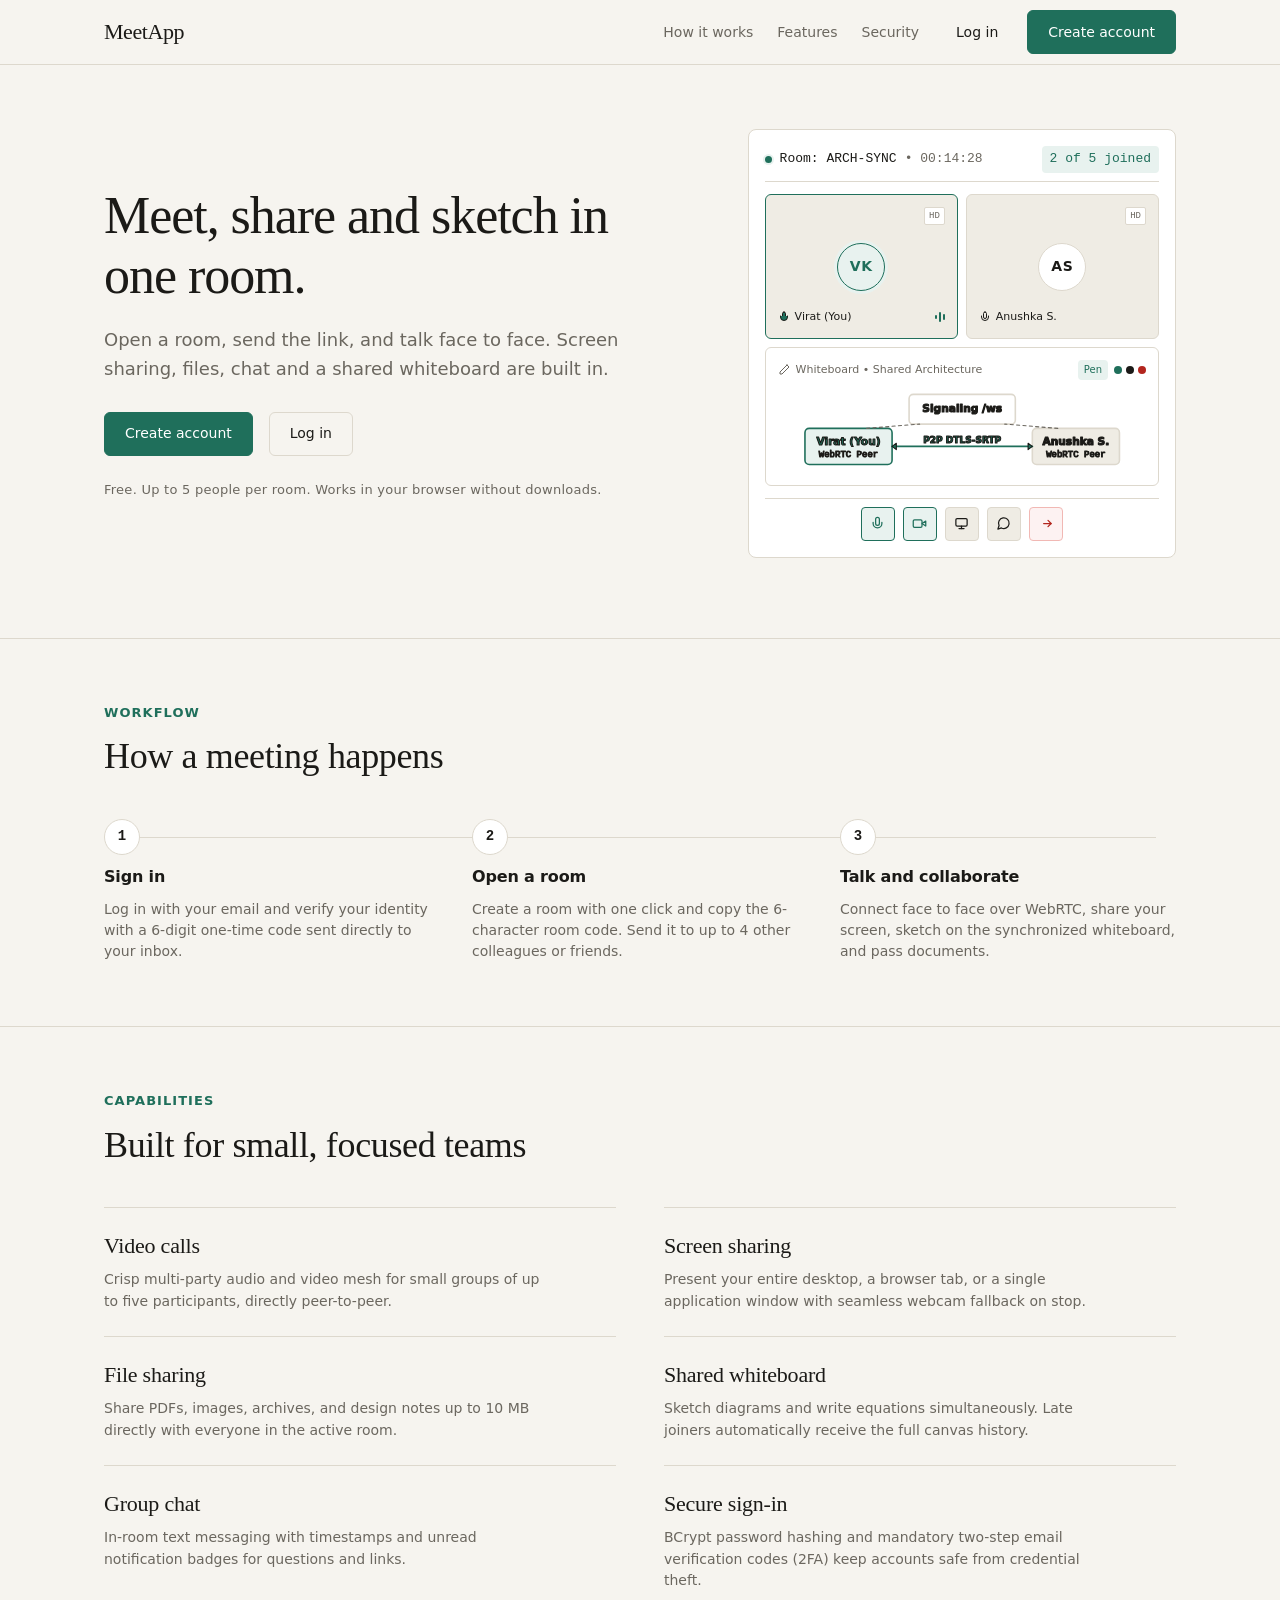
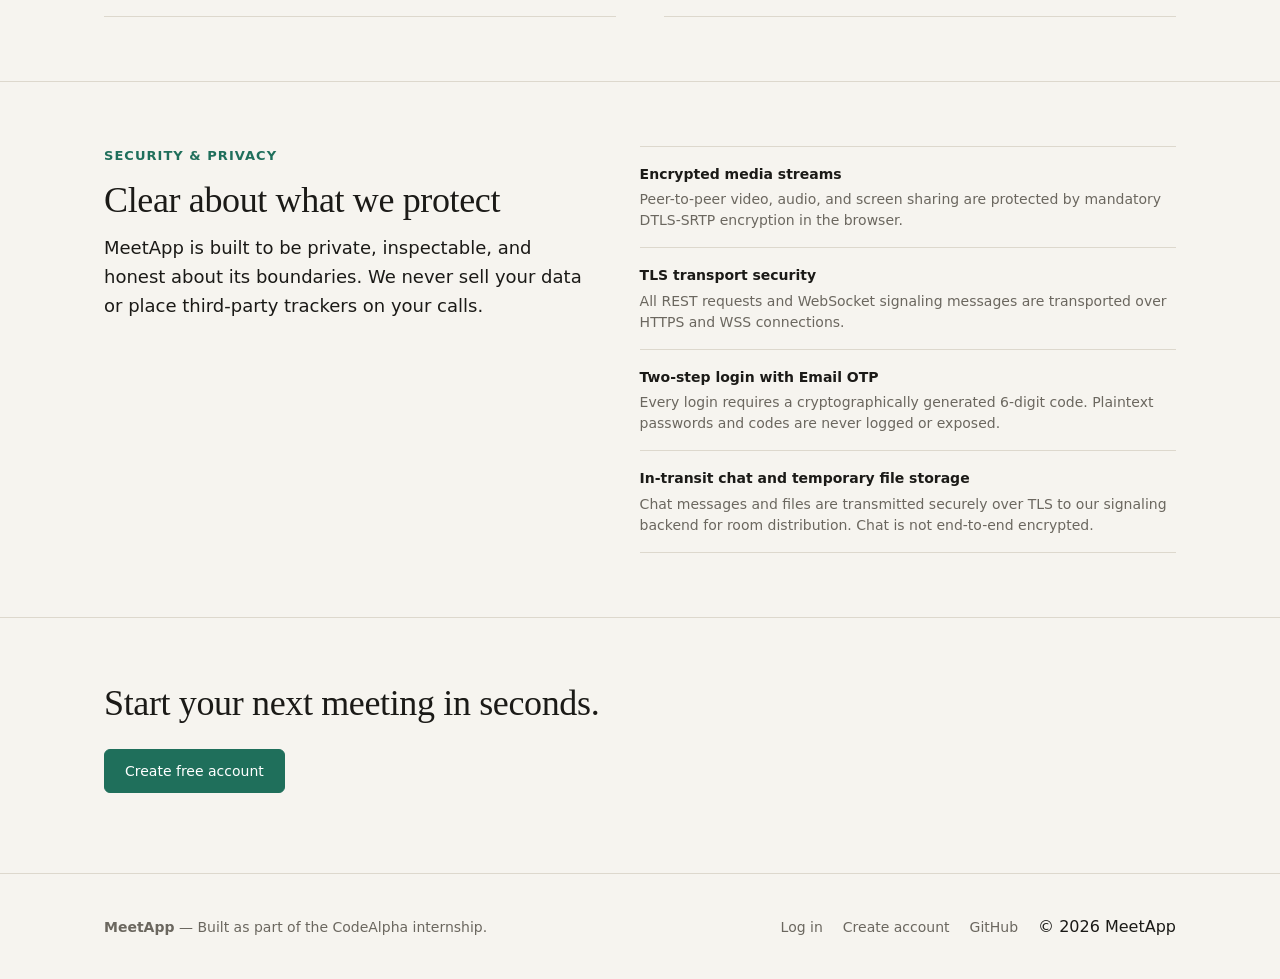
<file: src/main/resources/static/index.html>
<!DOCTYPE html>
<html lang="en">
<head>
  <meta charset="UTF-8">
  <meta name="viewport" content="width=device-width, initial-scale=1.0">
  <meta name="description" content="MeetApp — Private meeting rooms in your browser with multi-user video, screen sharing, file transfer, chat, and a collaborative whiteboard.">
  <title>MeetApp — Meet, share and sketch in one room</title>
  <link rel="stylesheet" href="css/base.css">
  <link rel="stylesheet" href="css/landing.css">
</head>
<body>
  <!-- Accessible Skip Link -->
  <a href="#main" class="skip-link">Skip to main content</a>

  <!-- Global Header -->
  <header class="site-header">
    <div class="container">
      <a href="index.html" class="site-brand" aria-label="MeetApp Home">MeetApp</a>
      <nav class="site-nav" aria-label="Main Navigation">
        <ul class="nav-links">
          <li><a href="#how">How it works</a></li>
          <li><a href="#features">Features</a></li>
          <li><a href="#security">Security</a></li>
        </ul>
        <div class="nav-actions">
          <a href="login.html" class="btn btn-ghost">Log in</a>
          <a href="signup.html" class="btn btn-primary">Create account</a>
        </div>
      </nav>
    </div>
  </header>

  <main id="main">
    <!-- Hero Section -->
    <section class="hero-section" aria-labelledby="hero-heading">
      <div class="container">
        <div class="hero-grid">
          <!-- Left Column: Copy & Actions -->
          <div class="hero-copy">
            <h1 id="hero-heading" class="hero-headline">Meet, share and sketch in one room.</h1>
            <p class="hero-subline">
              Open a room, send the link, and talk face to face. Screen sharing, files, chat and a shared whiteboard are built in.
            </p>
            <div class="hero-actions">
              <a href="signup.html" class="btn btn-primary">Create account</a>
              <a href="login.html" class="btn btn-secondary">Log in</a>
            </div>
            <p class="hero-note">Free. Up to 5 people per room. Works in your browser without downloads.</p>
          </div>

          <!-- Right Column: CSS-Crafted Meeting Mock (Believable, Clean, Non-AI) -->
          <div class="hero-visual" aria-hidden="true">
            <div class="meeting-mock">
              <div class="mock-header">
                <div class="mock-room-meta">
                  <span class="mock-live-indicator" title="Meeting in progress"></span>
                  <span>Room: ARCH-SYNC</span>
                  <span class="text-xs text-muted">&bull; 00:14:28</span>
                </div>
                <span class="mock-badge">2 of 5 joined</span>
              </div>
              <div class="mock-stage">
                <!-- Participant 1: Virat (Speaking) -->
                <div class="mock-tile mock-tile-active">
                  <div class="mock-tile-header">
                    <span class="mock-hd-tag">HD</span>
                  </div>
                  <div class="mock-avatar">VK</div>
                  <div class="mock-tile-footer">
                    <div class="mock-tile-name">
                      <svg width="12" height="12" viewBox="0 0 24 24" fill="none" stroke="currentColor" stroke-width="2" stroke-linecap="round" stroke-linejoin="round" class="sketch-text-accent">
                        <path d="M12 2a3 3 0 0 0-3 3v7a3 3 0 0 0 6 0V5a3 3 0 0 0-3-3Z"/>
                        <path d="M19 10v2a7 7 0 0 1-14 0v-2"/>
                      </svg>
                      <span>Virat (You)</span>
                    </div>
                    <!-- Active Speaking Sound Wave Bars -->
                    <div class="mock-speaking-waves" title="Speaking">
                      <span></span>
                      <span></span>
                      <span></span>
                    </div>
                  </div>
                </div>

                <!-- Participant 2: Anushka -->
                <div class="mock-tile">
                  <div class="mock-tile-header">
                    <span class="mock-hd-tag">HD</span>
                  </div>
                  <div class="mock-avatar">AS</div>
                  <div class="mock-tile-footer">
                    <div class="mock-tile-name">
                      <svg width="12" height="12" viewBox="0 0 24 24" fill="none" stroke="currentColor" stroke-width="2" stroke-linecap="round" stroke-linejoin="round">
                        <path d="M12 2a3 3 0 0 0-3 3v7a3 3 0 0 0 6 0V5a3 3 0 0 0-3-3Z"/>
                        <path d="M19 10v2a7 7 0 0 1-14 0v-2"/>
                      </svg>
                      <span>Anushka S.</span>
                    </div>
                  </div>
                </div>

                <!-- Shared Whiteboard Canvas Tile -->
                <div class="mock-tile-board">
                  <div class="mock-board-bar">
                    <div class="mock-board-title">
                      <svg width="12" height="12" viewBox="0 0 24 24" fill="none" stroke="currentColor" stroke-width="2" stroke-linecap="round" stroke-linejoin="round">
                        <path d="m18 2 4 4-14 14H4v-4L18 2z"/>
                      </svg>
                      <span>Whiteboard &bull; Shared Architecture</span>
                    </div>
                    <div class="mock-board-tools">
                      <span class="mock-tool-pill">Pen</span>
                      <div class="mock-swatch-group">
                        <span class="mock-swatch mock-swatch-accent"></span>
                        <span class="mock-swatch mock-swatch-ink"></span>
                        <span class="mock-swatch mock-swatch-error"></span>
                      </div>
                    </div>
                  </div>

                  <!-- Theme-Adaptive Crisp Architectural Diagram -->
                  <svg class="mock-board-sketch" viewBox="0 0 320 80" fill="none" stroke="currentColor" stroke-linecap="round" stroke-linejoin="round">
                    <!-- Left Node: Virat (Browser A) -->
                    <rect x="12" y="38" width="82" height="34" rx="4" class="sketch-node" stroke="var(--accent)" fill="var(--accent-tint)"/>
                    <text x="53" y="54" text-anchor="middle" class="sketch-text-accent">Virat (You)</text>
                    <text x="53" y="65" text-anchor="middle" class="sketch-text-muted">WebRTC Peer</text>

                    <!-- Right Node: Anushka (Browser B) -->
                    <rect x="226" y="38" width="82" height="34" rx="4" class="sketch-node" stroke="var(--border)" fill="var(--surface-alt)"/>
                    <text x="267" y="54" text-anchor="middle" class="sketch-text">Anushka S.</text>
                    <text x="267" y="65" text-anchor="middle" class="sketch-text-muted">WebRTC Peer</text>

                    <!-- Center Top Node: Spring Boot Signaling -->
                    <rect x="110" y="6" width="100" height="28" rx="4" class="sketch-node" stroke="var(--border)" fill="var(--surface)"/>
                    <text x="160" y="23" text-anchor="middle" class="sketch-text">Signaling /ws</text>

                    <!-- Signaling Dashed Lines -->
                    <line x1="70" y1="38" x2="120" y2="34" stroke="var(--muted)" stroke-dasharray="3 3"/>
                    <line x1="250" y1="38" x2="200" y2="34" stroke="var(--muted)" stroke-dasharray="3 3"/>

                    <!-- Direct P2P Media Link -->
                    <line x1="94" y1="55" x2="226" y2="55" stroke="var(--accent)" stroke-width="1.75"/>
                    <polygon points="98,52 94,55 98,58" fill="var(--accent)"/>
                    <polygon points="222,52 226,55 222,58" fill="var(--accent)"/>
                    <text x="160" y="52" text-anchor="middle" class="sketch-text-accent sketch-dtls-text">P2P DTLS-SRTP</text>
                  </svg>
                </div>
              </div>

              <!-- Slim Bottom Meeting Toolbar -->
              <div class="mock-controls">
                <div class="mock-btn mock-btn-active" title="Microphone unmuted (Speaking)">
                  <svg width="15" height="15" viewBox="0 0 24 24" fill="none" stroke="currentColor" stroke-width="2" stroke-linecap="round" stroke-linejoin="round">
                    <path d="M12 2a3 3 0 0 0-3 3v7a3 3 0 0 0 6 0V5a3 3 0 0 0-3-3Z"/>
                    <path d="M19 10v2a7 7 0 0 1-14 0v-2"/>
                  </svg>
                </div>
                <div class="mock-btn mock-btn-active" title="Camera enabled">
                  <svg width="15" height="15" viewBox="0 0 24 24" fill="none" stroke="currentColor" stroke-width="2" stroke-linecap="round" stroke-linejoin="round">
                    <path d="m22 8-6 4 6 4V8Z"/>
                    <rect width="14" height="12" x="2" y="6" rx="2"/>
                  </svg>
                </div>
                <div class="mock-btn" title="Share Screen">
                  <svg width="15" height="15" viewBox="0 0 24 24" fill="none" stroke="currentColor" stroke-width="2" stroke-linecap="round" stroke-linejoin="round">
                    <rect width="18" height="12" x="3" y="4" rx="2"/>
                    <path d="M12 16v4"/>
                    <path d="M8 20h8"/>
                  </svg>
                </div>
                <div class="mock-btn" title="In-room Chat">
                  <svg width="15" height="15" viewBox="0 0 24 24" fill="none" stroke="currentColor" stroke-width="2" stroke-linecap="round" stroke-linejoin="round">
                    <path d="m3 21 1.9-5.7a8.5 8.5 0 1 1 3.8 3.8z"/>
                  </svg>
                </div>
                <div class="mock-btn mock-btn-leave" title="Leave Meeting">
                  <svg width="15" height="15" viewBox="0 0 24 24" fill="none" stroke="currentColor" stroke-width="2" stroke-linecap="round" stroke-linejoin="round">
                    <path d="M16 17l5-5-5-5"/>
                    <path d="M21 12H9"/>
                  </svg>
                </div>
              </div>
            </div>
          </div>
        </div>
      </div>
    </section>

    <!-- How It Works Section -->
    <section id="how" class="how-section" aria-labelledby="how-heading">
      <div class="container">
        <div class="section-label">Workflow</div>
        <h2 id="how-heading" class="section-heading">How a meeting happens</h2>
        <ol class="steps-list">
          <li class="step-item">
            <span class="step-number" aria-hidden="true">1</span>
            <h3 class="step-title">Sign in</h3>
            <p class="step-desc">Log in with your email and verify your identity with a 6-digit one-time code sent directly to your inbox.</p>
          </li>
          <li class="step-item">
            <span class="step-number" aria-hidden="true">2</span>
            <h3 class="step-title">Open a room</h3>
            <p class="step-desc">Create a room with one click and copy the 6-character room code. Send it to up to 4 other colleagues or friends.</p>
          </li>
          <li class="step-item">
            <span class="step-number" aria-hidden="true">3</span>
            <h3 class="step-title">Talk and collaborate</h3>
            <p class="step-desc">Connect face to face over WebRTC, share your screen, sketch on the synchronized whiteboard, and pass documents.</p>
          </li>
        </ol>
      </div>
    </section>

    <!-- Features Section (Editorial Two-Column List, No Cards) -->
    <section id="features" class="features-section" aria-labelledby="features-heading">
      <div class="container">
        <div class="section-label">Capabilities</div>
        <h2 id="features-heading" class="section-heading">Built for small, focused teams</h2>
        <div class="features-grid">
          <div class="feature-row">
            <h3 class="feature-title">Video calls</h3>
            <p class="feature-text">Crisp multi-party audio and video mesh for small groups of up to five participants, directly peer-to-peer.</p>
          </div>
          <div class="feature-row">
            <h3 class="feature-title">Screen sharing</h3>
            <p class="feature-text">Present your entire desktop, a browser tab, or a single application window with seamless webcam fallback on stop.</p>
          </div>
          <div class="feature-row">
            <h3 class="feature-title">File sharing</h3>
            <p class="feature-text">Share PDFs, images, archives, and design notes up to 10 MB directly with everyone in the active room.</p>
          </div>
          <div class="feature-row">
            <h3 class="feature-title">Shared whiteboard</h3>
            <p class="feature-text">Sketch diagrams and write equations simultaneously. Late joiners automatically receive the full canvas history.</p>
          </div>
          <div class="feature-row">
            <h3 class="feature-title">Group chat</h3>
            <p class="feature-text">In-room text messaging with timestamps and unread notification badges for questions and links.</p>
          </div>
          <div class="feature-row">
            <h3 class="feature-title">Secure sign-in</h3>
            <p class="feature-text">BCrypt password hashing and mandatory two-step email verification codes (2FA) keep accounts safe from credential theft.</p>
          </div>
        </div>
      </div>
    </section>

    <!-- Security Section (Plain, Honest, Specific) -->
    <section id="security" class="security-section" aria-labelledby="security-heading">
      <div class="container">
        <div class="security-grid">
          <div class="security-intro">
            <div class="section-label">Security & Privacy</div>
            <h2 id="security-heading">Clear about what we protect</h2>
            <p>
              MeetApp is built to be private, inspectable, and honest about its boundaries. We never sell your data or place third-party trackers on your calls.
            </p>
          </div>
          <ul class="security-items">
            <li class="security-item">
              <span class="security-item-title">Encrypted media streams</span>
              <span class="security-item-desc">Peer-to-peer video, audio, and screen sharing are protected by mandatory DTLS-SRTP encryption in the browser.</span>
            </li>
            <li class="security-item">
              <span class="security-item-title">TLS transport security</span>
              <span class="security-item-desc">All REST requests and WebSocket signaling messages are transported over HTTPS and WSS connections.</span>
            </li>
            <li class="security-item">
              <span class="security-item-title">Two-step login with Email OTP</span>
              <span class="security-item-desc">Every login requires a cryptographically generated 6-digit code. Plaintext passwords and codes are never logged or exposed.</span>
            </li>
            <li class="security-item">
              <span class="security-item-title">In-transit chat and temporary file storage</span>
              <span class="security-item-desc">Chat messages and files are transmitted securely over TLS to our signaling backend for room distribution. Chat is not end-to-end encrypted.</span>
            </li>
          </ul>
        </div>
      </div>
    </section>

    <!-- Closing Call to Action -->
    <section class="cta-section">
      <div class="container">
        <div class="cta-box">
          <h2 class="cta-headline">Start your next meeting in seconds.</h2>
          <a href="signup.html" class="btn btn-primary">Create free account</a>
        </div>
      </div>
    </section>
  </main>

  <!-- Global Footer -->
  <footer class="site-footer">
    <div class="container">
      <div class="footer-content">
        <div class="footer-meta">
          <strong>MeetApp</strong> &mdash; Built as part of the CodeAlpha internship.
        </div>
        <ul class="footer-links">
          <li><a href="login.html">Log in</a></li>
          <li><a href="signup.html">Create account</a></li>
          <li><a href="#" rel="noopener">GitHub</a></li>
          <li><span>&copy; 2026 MeetApp</span></li>
        </ul>
      </div>
    </div>
  </footer>
</body>
</html>
</file>
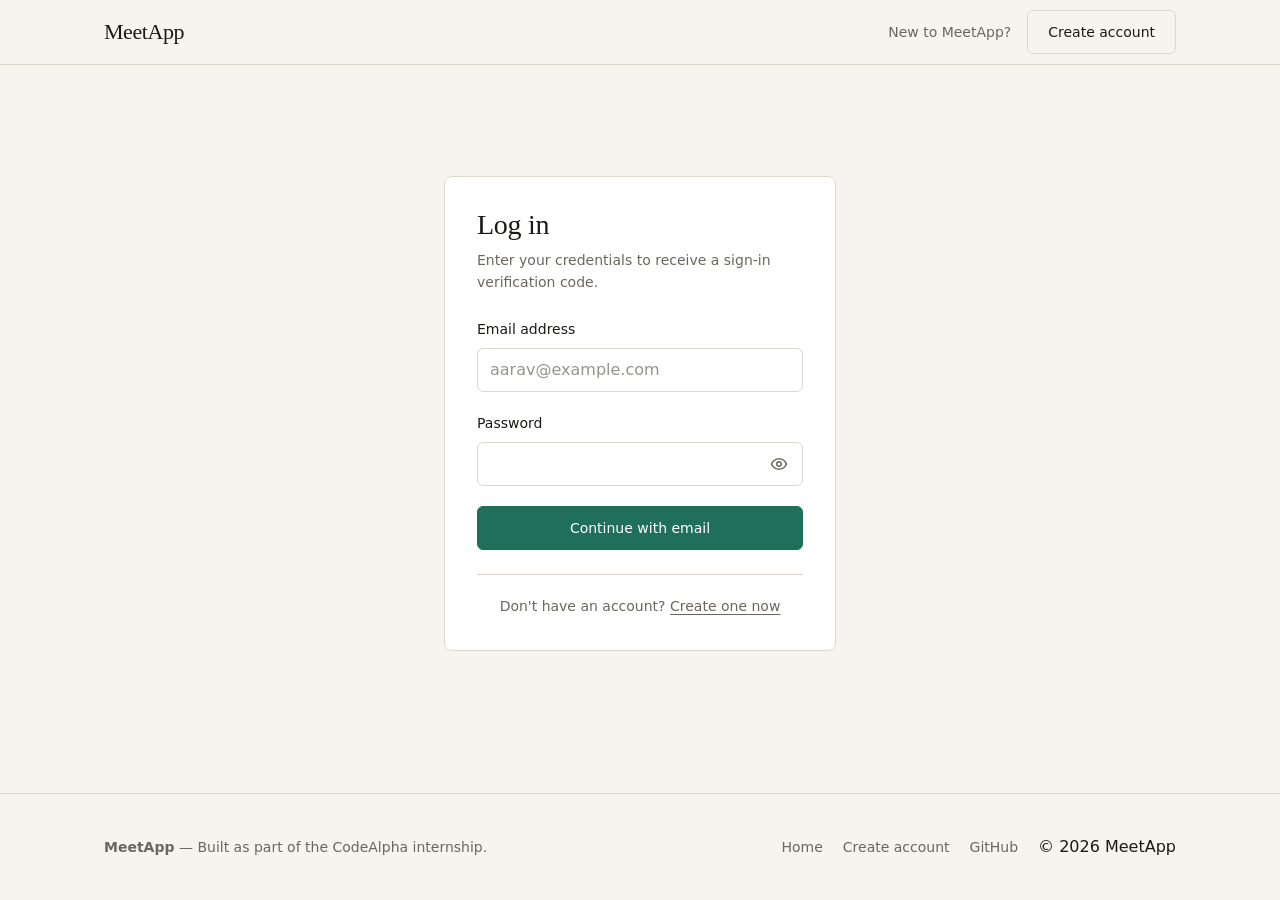
<file: src/main/resources/static/dashboard.html>
<!DOCTYPE html>
<html lang="en">
<head>
  <meta charset="UTF-8">
  <meta name="viewport" content="width=device-width, initial-scale=1.0">
  <meta name="description" content="MeetApp Collaboration Hub — Start instant video meetings, join calls, and manage history.">
  <title>Dashboard — MeetApp</title>
  <link rel="stylesheet" href="css/base.css">
  <link rel="stylesheet" href="css/auth.css">
  <link rel="stylesheet" href="css/dashboard.css">
</head>
<body>
  <a href="#main" class="skip-link">Skip to main content</a>

  <!-- Header -->
  <header class="site-header" role="banner">
    <div class="container header-container">
      <a href="dashboard.html" class="site-brand" aria-label="MeetApp Home">MeetApp</a>
      
      <div class="header-user-wrap">
        <div class="header-user-meta">
          <strong id="user-welcome-name" class="header-user-name">User</strong>
          <span id="user-email" class="text-xs text-muted">user@example.com</span>
        </div>

        <nav class="site-nav" aria-label="Main Navigation">
          <div class="nav-actions">
            <button type="button" id="btnCheckDevices" class="btn btn-secondary" title="Test Camera and Microphone">
              <svg width="16" height="16" viewBox="0 0 24 24" fill="none" stroke="currentColor" stroke-width="2" class="header-icon-inline">
                <path d="M23 7l-7 5 7 5V7z"></path>
                <rect x="1" y="5" width="15" height="14" rx="2" ry="2"></rect>
              </svg>
              Hardware Test
            </button>
            <button type="button" id="btnHelp" class="btn btn-secondary" aria-label="Help and Shortcuts">Help</button>
            <button type="button" id="logout-btn" class="btn btn-secondary">Log out</button>
          </div>
        </nav>
      </div>
    </div>
  </header>

  <!-- Main Dashboard Shell -->
  <main id="main" class="dashboard-shell">
    
    <!-- Hero Action Bar -->
    <section class="action-hero" aria-label="Quick Actions">
      <div class="action-hero-left">
        <button type="button" id="btnNewMeeting" class="btn btn-primary hero-btn-primary">
          <svg width="18" height="18" viewBox="0 0 24 24" fill="none" stroke="currentColor" stroke-width="2" class="hero-btn-icon">
            <polygon points="23 7 16 12 23 17 23 7"></polygon>
            <rect x="1" y="5" width="15" height="14" rx="2" ry="2"></rect>
          </svg>
          Start instant meeting
        </button>
      </div>

      <div class="action-hero-right">
        <div class="join-input-wrap">
          <svg class="join-input-icon" width="18" height="18" viewBox="0 0 24 24" fill="none" stroke="currentColor" stroke-width="2">
            <path d="M15 7h3a5 5 0 0 1 5 5 5 5 0 0 1-5 5h-3m-6 0H6a5 5 0 0 1-5-5 5 5 0 0 1 5-5h3"></path>
            <line x1="8" y1="12" x2="16" y2="12"></line>
          </svg>
          <input type="text" id="joinInput" placeholder="Enter code or paste meeting link" aria-label="Meeting code or link" maxlength="100">
        </div>
        <button type="button" id="btnJoinMeeting" class="btn btn-secondary hero-btn-secondary">
          Join
        </button>
      </div>
    </section>

    <!-- Architecture & Transparency Banner -->
    <section class="trust-banner" role="region" aria-label="Architecture Disclosure">
      <div class="trust-banner-content">
        <svg class="trust-banner-icon" width="22" height="22" viewBox="0 0 24 24" fill="none" stroke="currentColor" stroke-width="2">
          <rect x="3" y="11" width="18" height="11" rx="2" ry="2"></rect>
          <path d="M7 11V7a5 5 0 0 1 10 0v4"></path>
        </svg>
        <span>
          <strong>Direct P2P Mesh:</strong> Media streams directly between up to 5 browsers via WebRTC (DTLS-SRTP). In-call chat and files are encrypted at rest with AES-256-GCM.
        </span>
      </div>
      <button type="button" id="btnLearnMore" class="btn-learn-more" aria-haspopup="dialog">
        Learn more &rarr;
      </button>
    </section>

    <!-- Week Strip Navigation -->
    <section class="week-strip-card" aria-label="Meeting Calendar">
      <div class="week-strip-header">
        <h2 class="week-strip-title">Recent Activity</h2>
        <div class="week-nav-group">
          <button type="button" id="btnPrevWeek" class="btn btn-secondary btn-week-nav" aria-label="Previous week">&larr; Previous</button>
          <button type="button" id="btnNextWeek" class="btn btn-secondary btn-week-nav" aria-label="Next week">Next &rarr;</button>
        </div>
      </div>
      <div class="week-days-row" id="weekStripContainer" role="tablist" aria-label="Days of the week">
        <!-- Rendered by week-strip.js -->
      </div>
    </section>

    <!-- Meetings Feed -->
    <section class="meetings-section" aria-label="Meeting Feed">
      <div class="meetings-header">
        <h3 id="selectedDateHeading" class="selected-date-heading">
          Selected Day
        </h3>
      </div>

      <ul class="meetings-list" id="meetingsList" role="list">
        <!-- Rendered dynamically by dashboard.js -->
      </ul>

      <div class="empty-meetings-state d-none" id="emptyMeetingsState">
        <svg class="empty-meetings-icon" width="48" height="48" viewBox="0 0 24 24" fill="none" stroke="currentColor" stroke-width="1.5">
          <rect x="3" y="4" width="18" height="18" rx="2" ry="2"></rect>
          <line x1="16" y1="2" x2="16" y2="6"></line>
          <line x1="8" y1="2" x2="8" y2="6"></line>
          <line x1="3" y1="10" x2="21" y2="10"></line>
        </svg>
        <p class="empty-meetings-title">No meetings found for this day.</p>
        <p class="text-xs text-muted m-0">Start an instant meeting above or paste a code to join one.</p>
      </div>
    </section>

  </main>

  <!-- Device Check Dialog -->
  <dialog id="deviceDialog" class="app-dialog" aria-labelledby="deviceDialogTitle">
    <div class="dialog-header">
      <h2 id="deviceDialogTitle" class="dialog-title">Hardware & Device Check</h2>
      <button type="button" id="btnCloseDeviceDialog" class="btn-close-dialog" aria-label="Close dialog">
        <svg width="20" height="20" viewBox="0 0 24 24" fill="none" stroke="currentColor" stroke-width="2">
          <line x1="18" y1="6" x2="6" y2="18"></line>
          <line x1="6" y1="6" x2="18" y2="18"></line>
        </svg>
      </button>
    </div>
    <div class="dialog-body">
      <div class="device-preview-box">
        <video id="previewVideo" playsinline autoplay muted aria-label="Camera preview"></video>
      </div>
      <div class="audio-meter-wrap">
        <div class="meter-label-row">
          <span>Microphone Level</span>
          <span>Live Input</span>
        </div>
        <div class="audio-meter-bar">
          <div class="audio-meter-fill" id="audioFill"></div>
        </div>
      </div>
      <p id="deviceStatus" class="text-xs text-muted m-0">Testing hardware...</p>
    </div>
    <div class="dialog-footer">
      <button type="button" id="btnCloseDeviceDialogFooter" class="btn btn-secondary">Close</button>
    </div>
  </dialog>

  <!-- Learn More Architecture Dialog -->
  <dialog id="learnMoreDialog" class="app-dialog" aria-labelledby="learnMoreTitle">
    <div class="dialog-header">
      <h2 id="learnMoreTitle" class="dialog-title">Architecture & Security</h2>
      <button type="button" id="btnCloseLearnMore" class="btn-close-dialog" aria-label="Close dialog">
        <svg width="20" height="20" viewBox="0 0 24 24" fill="none" stroke="currentColor" stroke-width="2">
          <line x1="18" y1="6" x2="6" y2="18"></line>
          <line x1="6" y1="6" x2="18" y2="18"></line>
        </svg>
      </button>
    </div>
    <div class="dialog-body text-sm dialog-body-text">
      <h4 class="dialog-heading-1">Full Mesh Topology</h4>
      <p class="text-muted m-0">
        MeetApp uses pure browser-native WebRTC mesh. Each participant connects directly to every other participant. This eliminates centralized video media servers, lowering latency and infrastructure cost, but creates an upload bandwidth ceiling suitable for up to 5 concurrent participants.
      </p>

      <h4 class="dialog-heading-2">What is Protected & What is Not</h4>
      <ul class="text-muted dialog-list-unstyled">
        <li><strong>Media Streams:</strong> Fully encrypted in transit via WebRTC DTLS-SRTP. The server never sees raw audio/video.</li>
        <li><strong>Chat & Files:</strong> Encrypted in transit (HTTPS/WSS) and encrypted at rest with AES-256-GCM using authenticated room/file AAD. Because the server decrypts messages for authorized participants, this is <em>not</em> client end-to-end encryption.</li>
        <li><strong>IP Disclosure:</strong> In direct P2P mesh, peers can see each other's IP addresses. Connecting via TURN relays hides client IPs behind the relay address.</li>
      </ul>
    </div>
    <div class="dialog-footer">
      <button type="button" id="btnCloseLearnMoreFooter" class="btn btn-secondary">Got it</button>
    </div>
  </dialog>

  <!-- Help & Shortcuts Dialog -->
  <dialog id="helpDialog" class="app-dialog" aria-labelledby="helpTitle">
    <div class="dialog-header">
      <h2 id="helpTitle" class="dialog-title">Help & Shortcuts</h2>
      <button type="button" id="btnCloseHelp" class="btn-close-dialog" aria-label="Close dialog">
        <svg width="20" height="20" viewBox="0 0 24 24" fill="none" stroke="currentColor" stroke-width="2">
          <line x1="18" y1="6" x2="6" y2="18"></line>
          <line x1="6" y1="6" x2="18" y2="18"></line>
        </svg>
      </button>
    </div>
    <div class="dialog-body text-sm dialog-body-text">
      <h4 class="dialog-heading-1">Joining a Meeting</h4>
      <p class="text-muted m-0">
        Paste the 8-character room code (e.g. <code>K7M2QX9P</code>) or the full meeting URL into the join box and press <kbd>Enter</kbd>.
      </p>

      <h4 class="dialog-heading-2">Keyboard Shortcuts in Call</h4>
      <ul class="text-muted dialog-list-unstyled">
        <li><kbd>M</kbd> &mdash; Toggle Microphone mute</li>
        <li><kbd>V</kbd> &mdash; Toggle Camera on/off</li>
        <li><kbd>Esc</kbd> &mdash; Close active dialog or side panel drawer</li>
      </ul>
    </div>
    <div class="dialog-footer">
      <button type="button" id="btnCloseHelpFooter" class="btn btn-secondary">Close</button>
    </div>
  </dialog>

  <!-- Footer -->
  <footer class="site-footer" role="contentinfo">
    <div class="container">
      <div class="footer-content">
        <div class="footer-meta">
          <strong>MeetApp</strong> &mdash; Built as part of the CodeAlpha internship.
        </div>
        <ul class="footer-links">
          <li><a href="index.html">Home</a></li>
          <li><a href="#" rel="noopener">GitHub</a></li>
          <li><span>&copy; 2026 MeetApp</span></li>
        </ul>
      </div>
    </div>
  </footer>

  <script type="module" src="js/layout.js"></script>
  <script type="module" src="js/dashboard.js"></script>
</body>
</html>
</file>
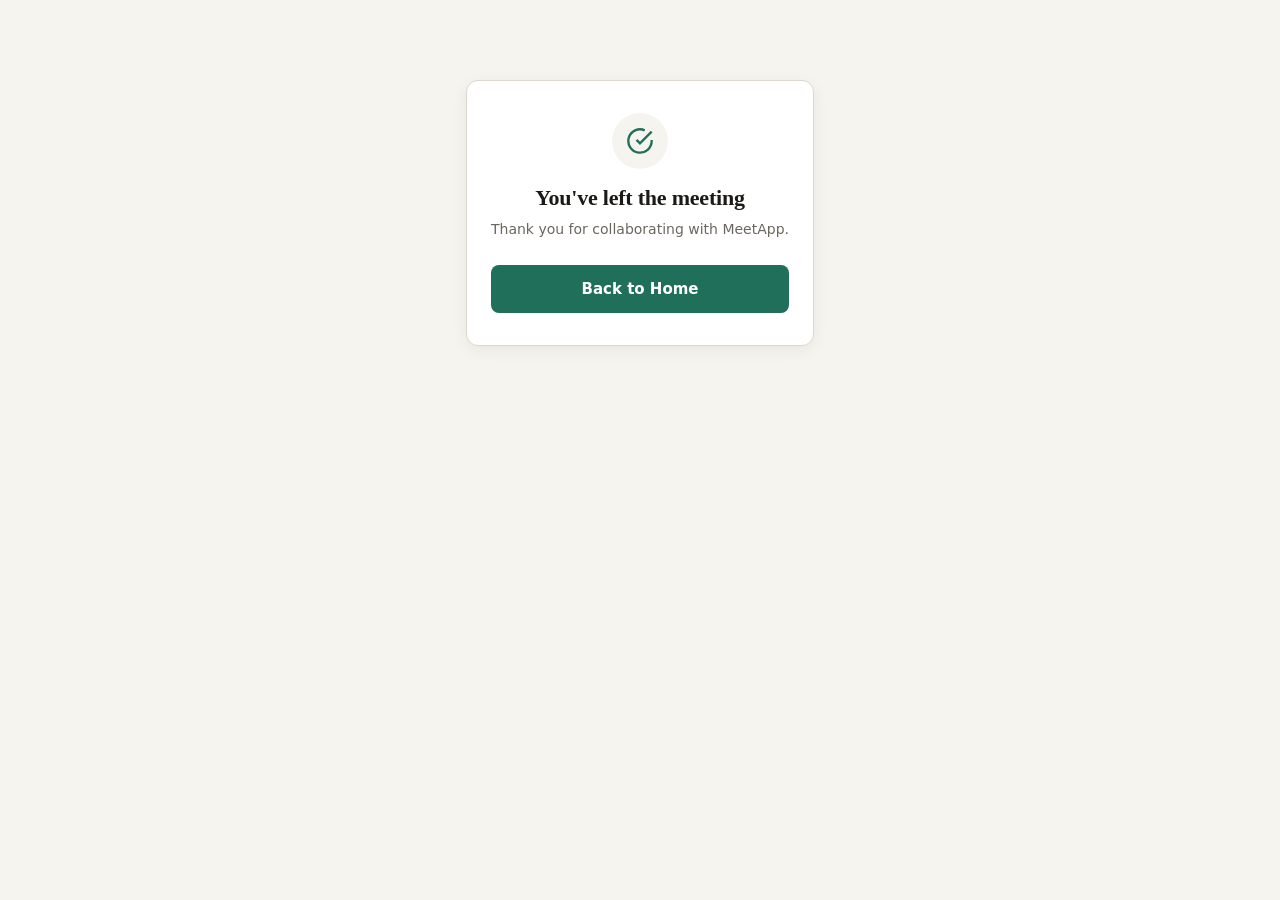
<file: src/main/resources/static/ended.html>
<!DOCTYPE html>
<html lang="en">
<head>
  <meta charset="UTF-8">
  <meta name="viewport" content="width=device-width, initial-scale=1.0">
  <title>Meeting Ended — MeetApp</title>
  <link rel="stylesheet" href="css/base.css">
  <link rel="stylesheet" href="css/auth.css">
  <style>
    .ended-card {
      max-width: 440px;
      margin: 80px auto;
      padding: 32px 24px;
      text-align: center;
      background-color: var(--bg-surface, #FFFFFF);
      border: 1px solid var(--border-color, #DDD8CD);
      border-radius: 12px;
      box-shadow: 0 4px 16px rgba(0,0,0,0.06);
    }
    .ended-icon {
      width: 56px;
      height: 56px;
      border-radius: 50%;
      background-color: #F6F4EF;
      color: var(--accent-green, #1F6F5B);
      display: inline-flex;
      align-items: center;
      justify-content: center;
      margin-bottom: 16px;
    }
    .ended-title {
      font-size: 22px;
      font-weight: 700;
      color: var(--text-main, #1B1A17);
      margin-bottom: 8px;
    }
    .ended-desc {
      font-size: 14px;
      color: var(--text-muted, #6B675F);
      margin-bottom: 24px;
    }
    .btn-return-home {
      display: inline-block;
      width: 100%;
      padding: 12px;
      background-color: var(--accent-green, #1F6F5B);
      color: #FFFFFF;
      text-decoration: none;
      border-radius: 8px;
      font-weight: 600;
      font-size: 15px;
      transition: background-color 0.2s ease;
    }
    .btn-return-home:hover {
      background-color: var(--accent-green-hover, #17594A);
    }
  </style>
</head>
<body>
  <div class="ended-card">
    <div class="ended-icon">
      <svg width="28" height="28" viewBox="0 0 24 24" fill="none" stroke="currentColor" stroke-width="2">
        <path d="M22 11.08V12a10 10 0 1 1-5.93-9.14"></path>
        <polyline points="22 4 12 14.01 9 11.01"></polyline>
      </svg>
    </div>
    <h1 class="ended-title">You've left the meeting</h1>
    <p class="ended-desc" id="endedReason">Thank you for collaborating with MeetApp.</p>
    <a href="dashboard.html" class="btn-return-home">Back to Home</a>
  </div>

  <script type="module" src="js/ended.js"></script>
</body>
</html>
</file>
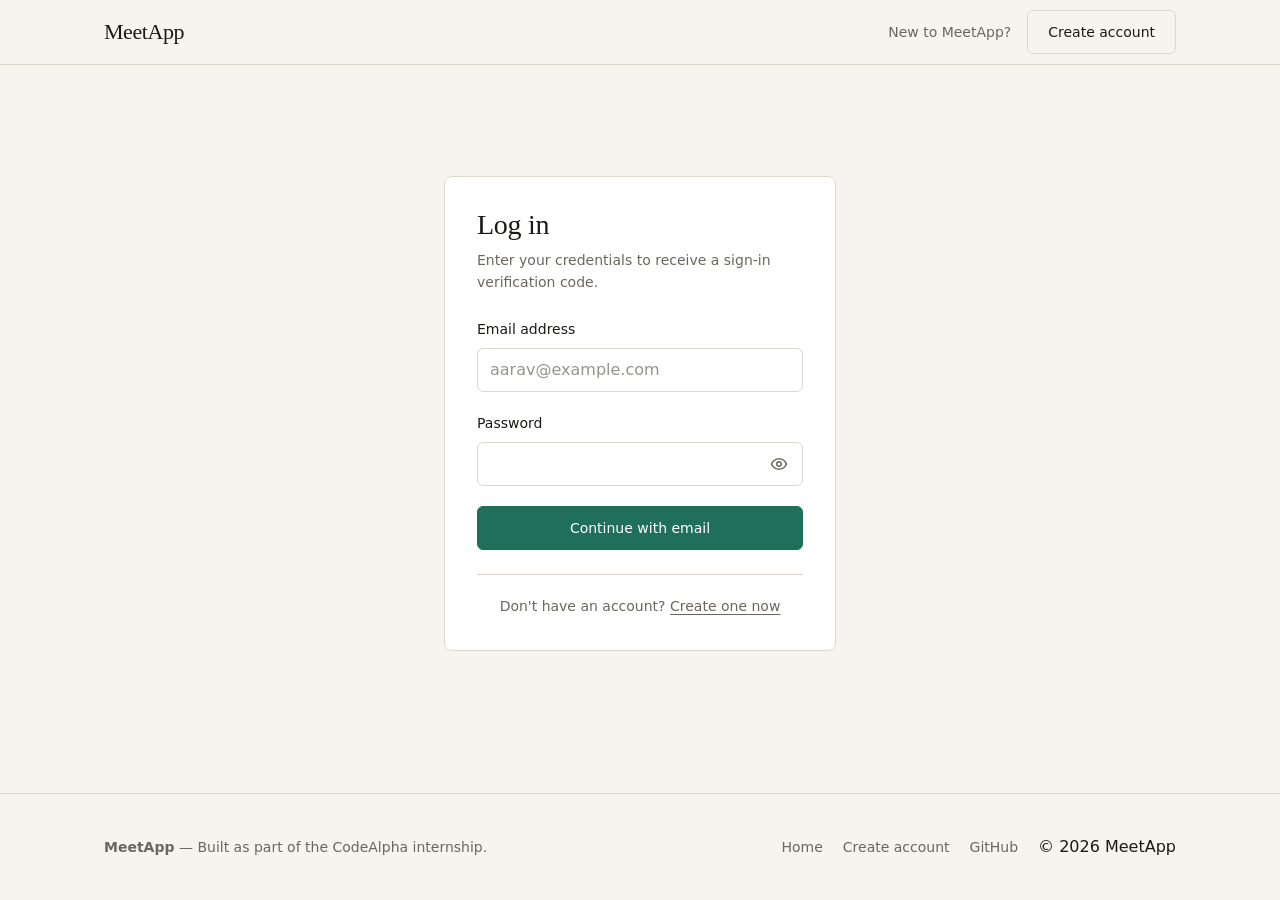
<file: src/main/resources/static/login.html>
<!DOCTYPE html>
<html lang="en">
<head>
  <meta charset="UTF-8">
  <meta name="viewport" content="width=device-width, initial-scale=1.0">
  <meta name="description" content="Sign in to MeetApp using your email and secure two-step one-time verification code.">
  <title>Log in — MeetApp</title>
  <link rel="stylesheet" href="css/base.css">
  <link rel="stylesheet" href="css/auth.css">
</head>
<body>
  <a href="#main" class="skip-link">Skip to main content</a>

  <!-- Header -->
  <header class="site-header">
    <div class="container">
      <a href="index.html" class="site-brand" aria-label="MeetApp Home">MeetApp</a>
      <nav class="site-nav" aria-label="Main Navigation">
        <div class="nav-actions">
          <span class="text-sm text-muted">New to MeetApp?</span>
          <a href="signup.html" class="btn btn-secondary">Create account</a>
        </div>
      </nav>
    </div>
  </header>

  <main id="main" class="auth-page">
    <div class="container auth-single-column">
      <div class="auth-card">
        <!-- ================================================================
             STEP 1: Email and Password Submission
             ================================================================ -->
        <div id="login-step-1" class="auth-step">
          <div class="auth-card-header">
            <h1 class="auth-card-title">Log in</h1>
            <p class="auth-card-subtitle">Enter your credentials to receive a sign-in verification code.</p>
          </div>

          <!-- Alert for Step 1 -->
          <div id="login-alert" class="alert-banner" role="alert" aria-live="polite"></div>

          <form id="login-form" novalidate>
            <!-- Email -->
            <div class="form-group">
              <label for="login-email" class="form-label">Email address</label>
              <input
                type="email"
                id="login-email"
                name="email"
                class="form-input"
                autocomplete="username"
                autocorrect="off"
                autocapitalize="off"
                spellcheck="false"
                required
                placeholder="aarav@example.com"
                aria-describedby="login-email-error"
              >
              <span id="login-email-error" class="field-error" aria-live="polite"></span>
            </div>

            <!-- Password -->
            <div class="form-group">
              <label for="login-password" class="form-label">Password</label>
              <div class="password-wrapper">
                <input
                  type="password"
                  id="login-password"
                  name="password"
                  class="form-input"
                  autocomplete="current-password"
                  required
                  aria-describedby="login-password-error"
                >
                <button
                  type="button"
                  class="password-toggle-btn"
                  data-target="login-password"
                  aria-pressed="false"
                  aria-label="Show password"
                >
                  <svg class="icon-show" width="18" height="18" viewBox="0 0 24 24" fill="none" stroke="currentColor" stroke-width="2" stroke-linecap="round" stroke-linejoin="round" aria-hidden="true">
                    <path d="M2 12s3-7 10-7 10 7 10 7-3 7-10 7-10-7-10-7Z"/>
                    <circle cx="12" cy="12" r="3"/>
                  </svg>
                  <svg class="icon-hide d-none" width="18" height="18" viewBox="0 0 24 24" fill="none" stroke="currentColor" stroke-width="2" stroke-linecap="round" stroke-linejoin="round" aria-hidden="true">
                    <path d="M9.88 9.88a3 3 0 1 0 4.24 4.24"/>
                    <path d="M10.73 5.08A10.43 10.43 0 0 1 12 5c7 0 10 7 10 7a13.16 13.16 0 0 1-1.67 2.68"/>
                    <path d="M6.61 6.61A13.526 13.526 0 0 0 2 12s3 7 10 7a9.74 9.74 0 0 0 5.39-1.61"/>
                    <line x1="2" x2="22" y1="2" y2="22"/>
                  </svg>
                </button>
              </div>
              <span id="login-password-error" class="field-error" aria-live="polite"></span>
            </div>

            <!-- Submit Button -->
            <button type="submit" id="login-submit" class="btn btn-primary btn-block">Continue with email</button>
          </form>

          <div class="auth-card-footer">
            Don't have an account? <a href="signup.html">Create one now</a>
          </div>
        </div>

        <!-- ================================================================
             STEP 2: 6-Digit Email OTP Verification
             ================================================================ -->
        <div id="login-step-2" class="auth-step" hidden>
          <div class="auth-card-header">
            <h1 class="auth-card-title">Check your email</h1>
            <p class="auth-card-subtitle">
              We sent a 6-digit verification code to <strong id="otp-target-email">your email</strong>.
            </p>
          </div>

          <!-- Alert for Step 2 -->
          <div id="otp-alert" class="alert-banner" role="alert" aria-live="polite"></div>

          <form id="otp-form" novalidate>
            <div class="otp-container">
              <fieldset class="otp-fieldset">
                <legend class="form-label otp-legend">Enter 6-digit code</legend>
                <div class="otp-inputs" role="group" aria-label="Six digit verification code inputs">
                  <input type="text" class="otp-digit" maxlength="1" inputmode="numeric" pattern="[0-9]" autocomplete="one-time-code" aria-label="First digit" required>
                  <input type="text" class="otp-digit" maxlength="1" inputmode="numeric" pattern="[0-9]" aria-label="Second digit" required>
                  <input type="text" class="otp-digit" maxlength="1" inputmode="numeric" pattern="[0-9]" aria-label="Third digit" required>
                  <input type="text" class="otp-digit" maxlength="1" inputmode="numeric" pattern="[0-9]" aria-label="Fourth digit" required>
                  <input type="text" class="otp-digit" maxlength="1" inputmode="numeric" pattern="[0-9]" aria-label="Fifth digit" required>
                  <input type="text" class="otp-digit" maxlength="1" inputmode="numeric" pattern="[0-9]" aria-label="Sixth digit" required>
                </div>
              </fieldset>

              <button type="submit" id="otp-submit" class="btn btn-primary btn-block">Verify and sign in</button>

              <div class="otp-meta">
                <span class="text-xs text-muted">The code is valid for 5 minutes.</span>
                <div>
                  <span class="text-xs text-muted">Didn't receive it?</span>
                  <button type="button" id="resend-otp-btn" class="resend-btn" disabled>
                    Resend code<span id="resend-countdown"> (60s)</span>
                  </button>
                </div>
                <a href="#" id="back-to-step1" class="otp-back-link">&larr; Use a different account</a>
              </div>
            </div>
          </form>
        </div>
      </div>
    </div>
  </main>

  <!-- Footer -->
  <footer class="site-footer">
    <div class="container">
      <div class="footer-content">
        <div class="footer-meta">
          <strong>MeetApp</strong> &mdash; Built as part of the CodeAlpha internship.
        </div>
        <ul class="footer-links">
          <li><a href="index.html">Home</a></li>
          <li><a href="signup.html">Create account</a></li>
          <li><a href="#" rel="noopener">GitHub</a></li>
          <li><span>&copy; 2026 MeetApp</span></li>
        </ul>
      </div>
    </div>
  </footer>

  <script type="module" src="js/auth.js"></script>
</body>
</html>
</file>
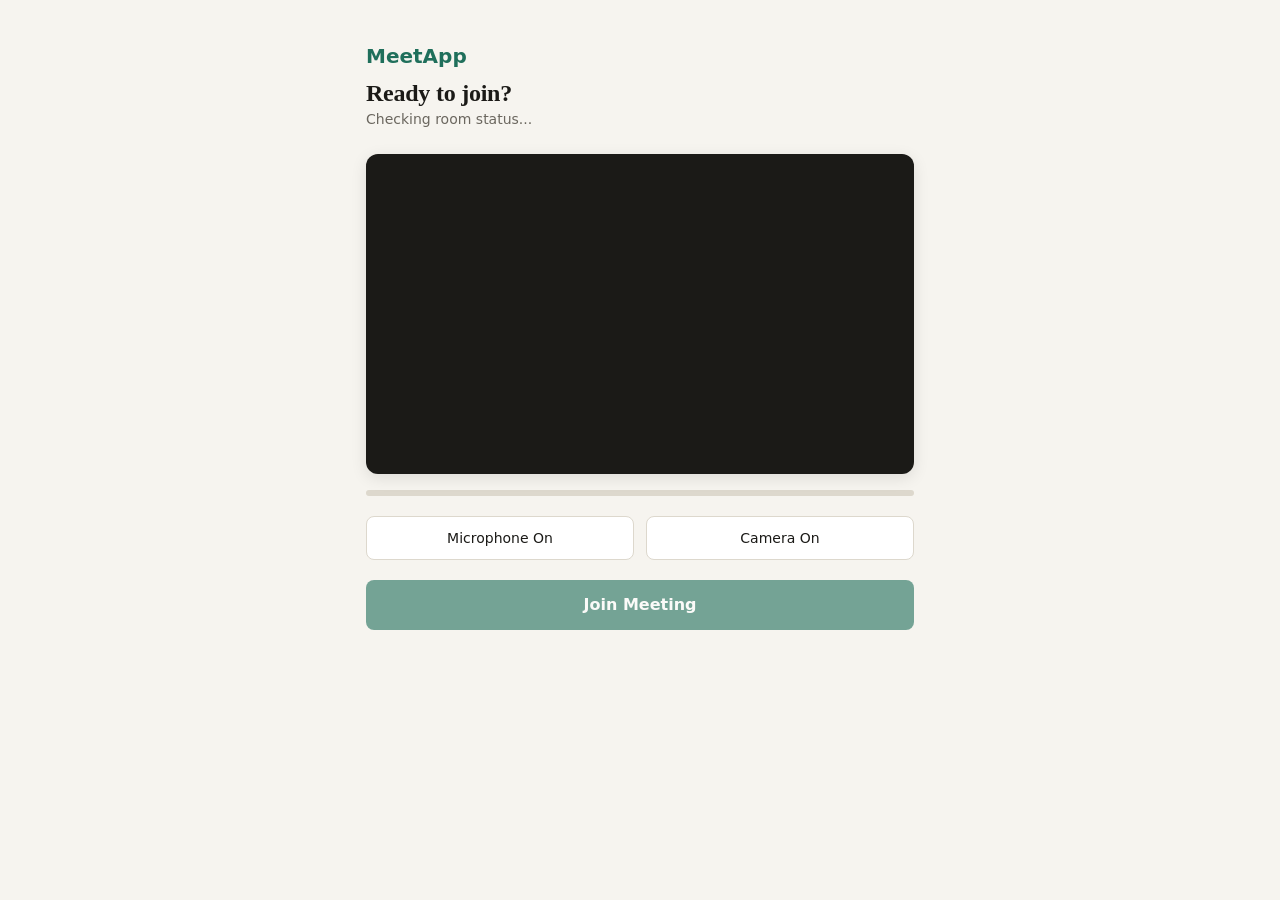
<file: src/main/resources/static/prejoin.html>
<!DOCTYPE html>
<html lang="en">
<head>
  <meta charset="UTF-8">
  <meta name="viewport" content="width=device-width, initial-scale=1.0">
  <title>Ready to join? — MeetApp</title>
  <link rel="stylesheet" href="css/base.css">
  <link rel="stylesheet" href="css/auth.css">
  <link rel="stylesheet" href="css/prejoin.css">
</head>
<body>
  <div class="prejoin-container">
    <header class="prejoin-header">
      <a href="dashboard.html" class="prejoin-brand">MeetApp</a>
      <h1 class="prejoin-title">Ready to join?</h1>
      <p class="room-summary-meta" id="roomSummaryText">Checking room status...</p>
    </header>

    <div class="preview-box">
      <video id="previewVideo" autoplay playsinline muted></video>
      <div id="previewAvatar" class="preview-avatar">ME</div>
    </div>

    <!-- Microphone Level Meter -->
    <div class="mic-meter-wrapper" title="Microphone Input Level">
      <div class="mic-meter-fill" id="micMeterFill"></div>
    </div>

    <!-- Pre-meeting Mute Toggles -->
    <div class="device-controls-row">
      <button type="button" class="toggle-pill" id="btnTogglePrejoinMic">
        <span id="labelPrejoinMic">Microphone On</span>
      </button>
      <button type="button" class="toggle-pill" id="btnTogglePrejoinCam">
        <span id="labelPrejoinCam">Camera On</span>
      </button>
    </div>

    <!-- Join Action -->
    <button type="button" class="btn-join-room" id="btnJoinMeeting" disabled>
      Join Meeting
    </button>
  </div>

  <script type="module" src="js/prejoin.js"></script>
</body>
</html>
</file>
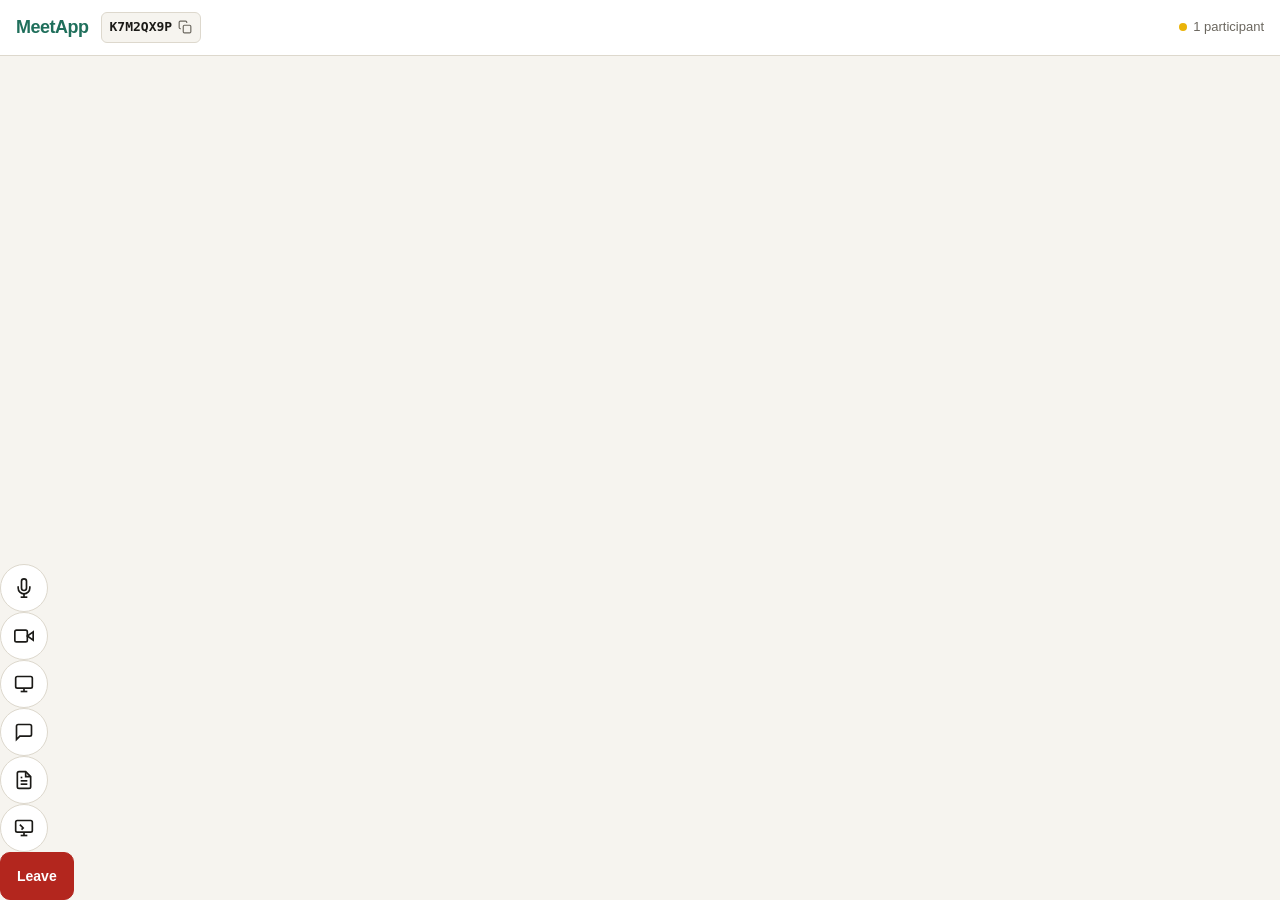
<file: src/main/resources/static/room.html>
<!DOCTYPE html>
<html lang="en">
<head>
  <meta charset="UTF-8">
  <meta name="viewport" content="width=device-width, initial-scale=1.0, maximum-scale=1.0, user-scalable=no">
  <title>Meeting Room — MeetApp</title>
  <link rel="stylesheet" href="css/base.css">
  <link rel="stylesheet" href="css/room.css">
</head>
<body>
  <div class="room-app-container">
    <!-- Header -->
    <header class="room-header" role="banner">
      <div class="room-header-left">
        <a href="dashboard.html" class="room-brand" aria-label="MeetApp Home">MeetApp</a>
        <div class="room-code-badge">
          <span id="roomCodeDisplay">K7M2QX9P</span>
          <button type="button" id="btnCopyCode" class="btn-copy-code" title="Copy meeting code" aria-label="Copy meeting code">
            <svg width="14" height="14" viewBox="0 0 24 24" fill="none" stroke="currentColor" stroke-width="2">
              <rect x="9" y="9" width="13" height="13" rx="2" ry="2"></rect>
              <path d="M5 15H4a2 2 0 0 1-2-2V4a2 2 0 0 1 2-2h9a2 2 0 0 1 2 2v1"></path>
            </svg>
          </button>
        </div>
      </div>

      <div class="room-header-right">
        <div class="participant-count-badge">
          <span class="conn-status-dot" id="connStatusDot" title="Connecting..."></span>
          <span id="participantCount">1 participant</span>
        </div>
      </div>
    </header>

    <!-- Main Content Area: Video Stage + Collapsible Chat Drawer -->
    <div class="room-content-area" id="roomContentArea">
      <!-- Main Video Stage -->
      <main class="room-stage" id="roomStage" role="main">
        <div class="video-grid count-1" id="videoGrid" aria-label="Video participants grid">
          <!-- Dynamic video tiles rendered by grid.js -->
        </div>
      </main>

      <!-- Accessible Chat & Files Drawer / Panel -->
      <aside class="chat-drawer" id="chatDrawer" role="region" aria-label="Meeting side panel" aria-hidden="true" inert>
        <div class="chat-header">
          <div class="chat-header-info">
            <h2 class="chat-title" id="chatTitle">Messages & Files</h2>
            <p class="chat-privacy-notice" id="chatPrivacyNotice">Saved for 30 days. Visible to participants.</p>
          </div>
          <button type="button" class="btn-close-chat" id="btnCloseChat" aria-label="Close panel">
            <svg width="20" height="20" viewBox="0 0 24 24" fill="none" stroke="currentColor" stroke-width="2">
              <line x1="18" y1="6" x2="6" y2="18"></line>
              <line x1="6" y1="6" x2="18" y2="18"></line>
            </svg>
          </button>
        </div>

        <!-- Panel Tabs Bar -->
        <div class="panel-tabs-bar" role="tablist" aria-label="Side panel sections">
          <button type="button" role="tab" class="panel-tab-btn active" id="tabBtnChat" aria-selected="true" aria-controls="chatTabPane">
            Messages
            <span id="tabChatBadge" class="tab-badge d-none" aria-hidden="true">0</span>
          </button>
          <button type="button" role="tab" class="panel-tab-btn" id="tabBtnFiles" aria-selected="false" aria-controls="filesTabPane">
            Files
            <span id="tabFilesBadge" class="tab-badge d-none" aria-hidden="true">0</span>
          </button>
        </div>

        <!-- Messages Tab Pane -->
        <div class="tab-pane active" id="chatTabPane" role="tabpanel" aria-labelledby="tabBtnChat">
          <div class="chat-body" id="chatBody">
            <div class="chat-load-earlier-wrap d-none" id="loadEarlierWrap">
              <button type="button" class="btn-load-earlier" id="btnLoadEarlier">Load earlier messages</button>
            </div>
            <div class="chat-messages-list" id="chatMessagesList" role="log" aria-label="Chat messages list">
              <!-- Messages rendered dynamically with document.createElement (zero innerHTML) -->
            </div>
            <button type="button" class="btn-jump-latest d-none" id="btnJumpLatest" aria-label="Jump to latest messages">
              New messages &darr;
            </button>
          </div>

          <div class="chat-footer">
            <form class="chat-composer-form" id="chatComposerForm">
              <div class="chat-input-wrapper">
                <textarea id="chatInput" class="chat-input" placeholder="Send a message to everyone..." rows="1" maxlength="1000" aria-label="Send a message to everyone"></textarea>
                <button type="submit" id="btnSendMessage" class="btn-send-message" aria-label="Send message" disabled>
                  <svg width="18" height="18" viewBox="0 0 24 24" fill="none" stroke="currentColor" stroke-width="2">
                    <line x1="22" y1="2" x2="11" y2="13"></line>
                    <polygon points="22 2 15 22 11 13 2 9 22 2"></polygon>
                  </svg>
                </button>
              </div>
              <div class="chat-composer-meta">
                <span id="chatCharCounter" class="chat-char-counter" aria-hidden="true">0/1000</span>
                <span id="chatComposerHint" class="chat-composer-hint">Enter to send, Shift+Enter for new line</span>
              </div>
            </form>
          </div>
        </div>

        <!-- Files Tab Pane -->
        <div class="tab-pane d-none" id="filesTabPane" role="tabpanel" aria-labelledby="tabBtnFiles">
          <div class="files-body" id="filesBody">
            <!-- Drop zone -->
            <div class="file-drop-zone" id="fileDropZone" role="button" tabindex="0" aria-label="Upload file: drag and drop or click to browse">
              <input type="file" id="fileInput" class="sr-only" aria-hidden="true" tabindex="-1">
              <div class="file-drop-icon">
                <svg width="24" height="24" viewBox="0 0 24 24" fill="none" stroke="currentColor" stroke-width="2">
                  <path d="M21 15v4a2 2 0 0 1-2 2H5a2 2 0 0 1-2-2v-4"></path>
                  <polyline points="17 8 12 3 7 8"></polyline>
                  <line x1="12" y1="3" x2="12" y2="15"></line>
                </svg>
              </div>
              <div class="file-drop-text">
                <span class="file-drop-primary">Choose a file or drag &amp; drop</span>
                <span class="file-drop-hint">Images, PDF, TXT, CSV, Office up to 10 MB</span>
              </div>
            </div>

            <!-- Upload progress indicator -->
            <div class="upload-progress-wrap d-none" id="uploadProgressWrap" role="progressbar" aria-valuemin="0" aria-valuemax="100" aria-valuenow="0">
              <div class="upload-progress-info">
                <span id="uploadFileName" class="upload-filename">Uploading...</span>
                <span id="uploadProgressPercent" class="upload-percent">0%</span>
              </div>
              <div class="upload-progress-bar">
                <div id="uploadProgressFill" class="upload-progress-fill"></div>
              </div>
              <button type="button" id="btnCancelUpload" class="btn-cancel-upload" aria-label="Cancel file upload">Cancel</button>
            </div>

            <!-- Empty state -->
            <div class="files-empty-state" id="emptyFilesState">
              <p class="files-empty-title">No files shared yet</p>
              <p class="files-empty-sub">Files uploaded here are available to all participants in this room.</p>
            </div>

            <!-- Files list -->
            <ul class="files-list" id="filesList" aria-label="Shared files list"></ul>
          </div>
        </div>
      </aside>
    </div>

    <!-- Floating Control Toolbar -->
    <nav class="room-toolbar" role="toolbar" aria-label="Meeting controls">
      <button type="button" class="tool-btn" id="btnToggleMic" title="Toggle Microphone (M)" aria-label="Toggle Microphone">
        <svg id="iconMicOn" width="20" height="20" viewBox="0 0 24 24" fill="none" stroke="currentColor" stroke-width="2">
          <path d="M12 1a3 3 0 0 0-3 3v8a3 3 0 0 0 6 0V4a3 3 0 0 0-3-3z"></path>
          <path d="M19 10v2a7 7 0 0 1-14 0v-2"></path>
          <line x1="12" y1="19" x2="12" y2="23"></line>
          <line x1="8" y1="23" x2="16" y2="23"></line>
        </svg>
      </button>

      <button type="button" class="tool-btn" id="btnToggleCam" title="Toggle Camera (V)" aria-label="Toggle Camera">
        <svg id="iconCamOn" width="20" height="20" viewBox="0 0 24 24" fill="none" stroke="currentColor" stroke-width="2">
          <polygon points="23 7 16 12 23 17 23 7"></polygon>
          <rect x="1" y="5" width="15" height="14" rx="2" ry="2"></rect>
        </svg>
      </button>

      <button type="button" class="tool-btn" id="btnShareScreen" title="Share screen" aria-label="Share screen" aria-pressed="false">
        <svg id="iconScreenShare" width="20" height="20" viewBox="0 0 24 24" fill="none" stroke="currentColor" stroke-width="2">
          <rect x="2" y="3" width="20" height="14" rx="2" ry="2"></rect>
          <line x1="8" y1="21" x2="16" y2="21"></line>
          <line x1="12" y1="17" x2="12" y2="21"></line>
        </svg>
      </button>

      <button type="button" class="tool-btn" id="btnToggleChat" title="Chat" aria-label="Chat" aria-expanded="false" aria-controls="chatDrawer">
        <svg id="iconChat" width="20" height="20" viewBox="0 0 24 24" fill="none" stroke="currentColor" stroke-width="2">
          <path d="M21 15a2 2 0 0 1-2 2H7l-4 4V5a2 2 0 0 1 2-2h14a2 2 0 0 1 2 2z"></path>
        </svg>
        <span id="chatUnreadBadge" class="chat-unread-badge d-none" aria-hidden="true">0</span>
      </button>

      <button type="button" class="tool-btn" id="btnToggleFiles" title="Files" aria-label="Files" aria-expanded="false" aria-controls="chatDrawer">
        <svg id="iconFiles" width="20" height="20" viewBox="0 0 24 24" fill="none" stroke="currentColor" stroke-width="2">
          <path d="M14 2H6a2 2 0 0 0-2 2v16a2 2 0 0 0 2 2h12a2 2 0 0 0 2-2V8z"></path>
          <polyline points="14 2 14 8 20 8"></polyline>
          <line x1="16" y1="13" x2="8" y2="13"></line>
          <line x1="16" y1="17" x2="8" y2="17"></line>
          <polyline points="10 9 9 9 8 9"></polyline>
        </svg>
        <span id="filesToolbarBadge" class="chat-unread-badge d-none" aria-hidden="true">0</span>
      </button>

      <button type="button" class="tool-btn" id="btnToggleWhiteboard" title="Whiteboard" aria-label="Whiteboard" aria-expanded="false" aria-controls="whiteboardOverlay">
        <svg id="iconWhiteboard" width="20" height="20" viewBox="0 0 24 24" fill="none" stroke="currentColor" stroke-width="2">
          <rect x="2" y="3" width="20" height="14" rx="2" ry="2"></rect>
          <line x1="8" y1="21" x2="16" y2="21"></line>
          <line x1="12" y1="17" x2="12" y2="21"></line>
          <path d="M7 8l4 4-2 2"></path>
        </svg>
      </button>

      <button type="button" class="tool-btn btn-leave" id="btnLeave" title="Leave Meeting" aria-label="Leave Meeting">
        Leave
      </button>

      <button type="button" class="tool-btn btn-end-all d-none" id="btnEndAll" title="End Meeting for All" aria-label="End Meeting for All">
        End All
      </button>
    </nav>
  </div>

  <!-- Collaborative Whiteboard Modal Overlay -->
  <div id="whiteboardOverlay" class="whiteboard-overlay d-none" role="dialog" aria-modal="true" aria-label="Collaborative Whiteboard" aria-hidden="true" inert>
    <!-- Whiteboard Header & Controls -->
    <header class="wb-header">
      <div class="wb-header-left">
        <span class="wb-title">Collaborative Whiteboard</span>
        <span class="wb-hint">16:9 Canvas · Real-time mesh</span>
      </div>
      <div class="wb-header-center">
        <!-- Floating Tool Palette -->
        <div class="wb-tool-palette" role="toolbar" aria-label="Drawing tools">
          <button type="button" class="wb-tool-btn active" data-wb-tool="pen" title="Pen tool" aria-label="Pen tool">
            <svg width="18" height="18" viewBox="0 0 24 24" fill="none" stroke="currentColor" stroke-width="2">
              <path d="M12 19l7-7 3 3-7 7-3-3z"></path>
              <path d="M18 13l-1.5-7.5L2 2l3.5 14.5L13 18l5-5z"></path>
              <path d="M2 2l7.586 7.586"></path>
              <circle cx="11" cy="11" r="2"></circle>
            </svg>
          </button>
          <button type="button" class="wb-tool-btn" data-wb-tool="eraser" title="Eraser tool" aria-label="Eraser tool">
            <svg width="18" height="18" viewBox="0 0 24 24" fill="none" stroke="currentColor" stroke-width="2">
              <path d="M7 21L20 8l-4-4L3 17l4 4z"></path>
              <path d="M7 21h14"></path>
            </svg>
          </button>
          <button type="button" class="wb-tool-btn" data-wb-tool="line" title="Straight line" aria-label="Straight line">
            <svg width="18" height="18" viewBox="0 0 24 24" fill="none" stroke="currentColor" stroke-width="2">
              <line x1="5" y1="19" x2="19" y2="5"></line>
            </svg>
          </button>
          <button type="button" class="wb-tool-btn" data-wb-tool="rect" title="Rectangle" aria-label="Rectangle">
            <svg width="18" height="18" viewBox="0 0 24 24" fill="none" stroke="currentColor" stroke-width="2">
              <rect x="3" y="3" width="18" height="18" rx="2" ry="2"></rect>
            </svg>
          </button>
          <button type="button" class="wb-tool-btn" data-wb-tool="ellipse" title="Ellipse" aria-label="Ellipse">
            <svg width="18" height="18" viewBox="0 0 24 24" fill="none" stroke="currentColor" stroke-width="2">
              <circle cx="12" cy="12" r="9"></circle>
            </svg>
          </button>

          <span class="wb-palette-separator" aria-hidden="true"></span>

          <!-- Color presets -->
          <div class="wb-color-presets" role="radiogroup" aria-label="Color choices">
            <button type="button" class="wb-color-btn wb-color-pine active" data-wb-color="#1F6F5B" title="Pine Green" aria-label="Pine Green"></button>
            <button type="button" class="wb-color-btn wb-color-bright-green" data-wb-color="#2ECC71" title="Bright Green" aria-label="Bright Green"></button>
            <button type="button" class="wb-color-btn wb-color-coral" data-wb-color="#E74C3C" title="Coral Red" aria-label="Coral Red"></button>
            <button type="button" class="wb-color-btn wb-color-sky" data-wb-color="#3498DB" title="Sky Blue" aria-label="Sky Blue"></button>
            <button type="button" class="wb-color-btn wb-color-yellow" data-wb-color="#F1C40F" title="Sunflower Yellow" aria-label="Sunflower Yellow"></button>
            <button type="button" class="wb-color-btn wb-color-white" data-wb-color="#FFFFFF" title="White" aria-label="White"></button>
            <input type="color" id="wbColorPicker" class="wb-color-picker" value="#1F6F5B" title="Custom color picker" aria-label="Custom color picker">
          </div>

          <span class="wb-palette-separator" aria-hidden="true"></span>

          <!-- Stroke width -->
          <div class="wb-width-control" title="Stroke Width">
            <input type="range" id="wbStrokeWidth" class="wb-width-slider" min="1" max="32" value="4" aria-label="Stroke width">
            <span id="wbStrokeWidthVal" class="wb-width-val">4px</span>
          </div>
        </div>
      </div>
      <div class="wb-header-right">
        <button type="button" class="wb-action-btn" id="btnWhiteboardUndo" title="Undo my last stroke" aria-label="Undo my last stroke">
          <svg width="16" height="16" viewBox="0 0 24 24" fill="none" stroke="currentColor" stroke-width="2">
            <path d="M3 7v6h6"></path>
            <path d="M21 17a9 9 0 0 0-9-9 9 9 0 0 0-6 2.3L3 13"></path>
          </svg>
          Undo
        </button>
        <button type="button" class="wb-action-btn wb-clear-btn d-none" id="btnWhiteboardClear" title="Clear board (Host only)" aria-label="Clear board">
          Clear
        </button>
        <button type="button" class="wb-action-btn" id="btnWhiteboardExport" title="Export as PNG" aria-label="Export whiteboard as PNG">
          Export PNG
        </button>
        <button type="button" class="wb-close-btn" id="btnCloseWhiteboard" title="Close whiteboard (Esc)" aria-label="Close whiteboard">
          <svg width="20" height="20" viewBox="0 0 24 24" fill="none" stroke="currentColor" stroke-width="2">
            <line x1="18" y1="6" x2="6" y2="18"></line>
            <line x1="6" y1="6" x2="18" y2="18"></line>
          </svg>
        </button>
      </div>
    </header>

    <!-- Whiteboard Viewport / Letterbox Stage Container -->
    <main class="wb-viewport" id="whiteboardViewport">
      <div class="wb-stage-container" id="whiteboardContainer">
        <canvas id="wbBgCanvas" class="wb-canvas wb-bg-canvas"></canvas>
        <canvas id="wbScratchCanvas" class="wb-canvas wb-scratch-canvas"></canvas>
      </div>
    </main>
  </div>

  <!-- Screen reader live announcement region -->
  <div id="roomAriaLive" class="sr-only" aria-live="polite" aria-atomic="true"></div>

  <!-- Replaced Session In-Page Overlay Modal -->
  <div id="replacedSessionModal" class="room-modal-backdrop d-none" role="alertdialog" aria-modal="true" aria-labelledby="replacedTitle" aria-describedby="replacedDesc">
    <div class="room-modal-card">
      <div class="room-modal-icon">
        <svg width="28" height="28" viewBox="0 0 24 24" fill="none" stroke="currentColor" stroke-width="2">
          <rect x="2" y="3" width="20" height="14" rx="2" ry="2"></rect>
          <line x1="8" y1="21" x2="16" y2="21"></line>
          <line x1="12" y1="17" x2="12" y2="21"></line>
        </svg>
      </div>
      <h2 id="replacedTitle" class="room-modal-title">Meeting Opened Elsewhere</h2>
      <p id="replacedDesc" class="room-modal-desc">
        You joined this meeting from another browser window or tab. This session has been disconnected to maintain a single active connection.
      </p>
      <button type="button" id="btnReplacedReturn" class="btn-modal-action">
        Return to Dashboard
      </button>
    </div>
  </div>

  <script type="module" src="js/room.js"></script>
</body>
</html>
</file>
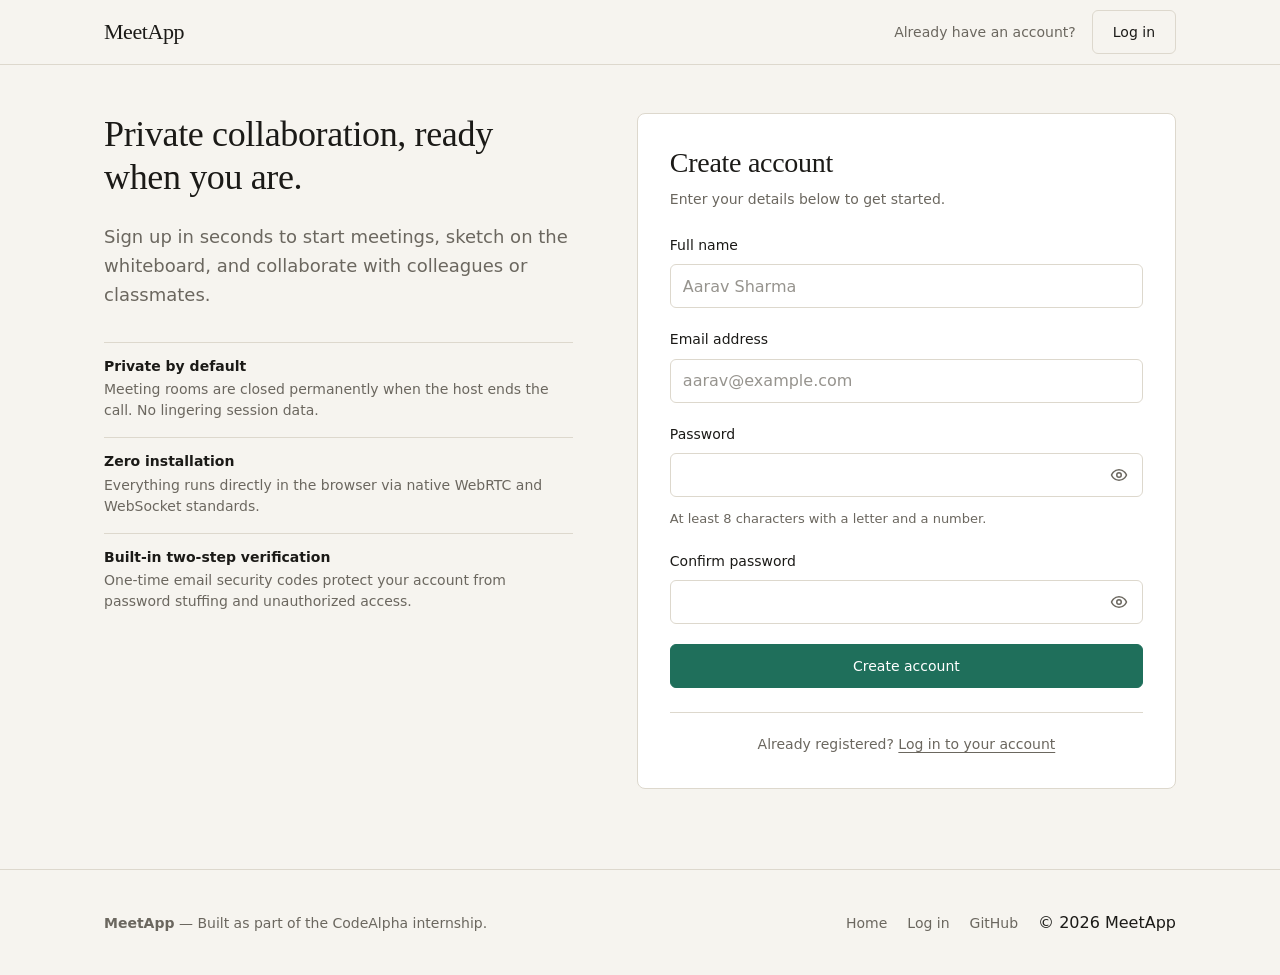
<file: src/main/resources/static/signup.html>
<!DOCTYPE html>
<html lang="en">
<head>
  <meta charset="UTF-8">
  <meta name="viewport" content="width=device-width, initial-scale=1.0">
  <meta name="description" content="Create a free MeetApp account to start and join private browser meetings.">
  <title>Create an account — MeetApp</title>
  <link rel="stylesheet" href="css/base.css">
  <link rel="stylesheet" href="css/auth.css">
</head>
<body>
  <a href="#main" class="skip-link">Skip to main content</a>

  <!-- Header -->
  <header class="site-header">
    <div class="container">
      <a href="index.html" class="site-brand" aria-label="MeetApp Home">MeetApp</a>
      <nav class="site-nav" aria-label="Main Navigation">
        <div class="nav-actions">
          <span class="text-sm text-muted">Already have an account?</span>
          <a href="login.html" class="btn btn-secondary">Log in</a>
        </div>
      </nav>
    </div>
  </header>

  <main id="main" class="auth-page">
    <div class="container">
      <div class="auth-grid">
        <!-- Left Editorial Context Panel -->
        <div class="auth-editorial">
          <h1 class="auth-heading">Private collaboration, ready when you are.</h1>
          <p class="auth-subline">
            Sign up in seconds to start meetings, sketch on the whiteboard, and collaborate with colleagues or classmates.
          </p>

          <ul class="auth-reasons">
            <li class="auth-reason-item">
              <span class="auth-reason-title">Private by default</span>
              <span class="auth-reason-desc">Meeting rooms are closed permanently when the host ends the call. No lingering session data.</span>
            </li>
            <li class="auth-reason-item">
              <span class="auth-reason-title">Zero installation</span>
              <span class="auth-reason-desc">Everything runs directly in the browser via native WebRTC and WebSocket standards.</span>
            </li>
            <li class="auth-reason-item">
              <span class="auth-reason-title">Built-in two-step verification</span>
              <span class="auth-reason-desc">One-time email security codes protect your account from password stuffing and unauthorized access.</span>
            </li>
          </ul>
        </div>

        <!-- Right Form Card -->
        <div class="auth-card">
          <div class="auth-card-header">
            <h2 class="auth-card-title">Create account</h2>
            <p class="auth-card-subtitle">Enter your details below to get started.</p>
          </div>

          <!-- Accessible Alert Banner for Server/Network Feedback -->
          <div id="auth-alert" class="alert-banner" role="alert" aria-live="polite"></div>

          <form id="signup-form" novalidate>
            <!-- Full Name -->
            <div class="form-group">
              <label for="name" class="form-label">Full name</label>
              <input
                type="text"
                id="name"
                name="name"
                class="form-input"
                autocomplete="name"
                required
                minlength="2"
                maxlength="50"
                placeholder="Aarav Sharma"
                aria-describedby="name-error"
              >
              <span id="name-error" class="field-error" aria-live="polite"></span>
            </div>

            <!-- Email -->
            <div class="form-group">
              <label for="email" class="form-label">Email address</label>
              <input
                type="email"
                id="email"
                name="email"
                class="form-input"
                autocomplete="username"
                autocorrect="off"
                autocapitalize="off"
                spellcheck="false"
                required
                placeholder="aarav@example.com"
                aria-describedby="email-error"
              >
              <span id="email-error" class="field-error" aria-live="polite"></span>
            </div>

            <!-- Password -->
            <div class="form-group">
              <label for="password" class="form-label">Password</label>
              <div class="password-wrapper">
                <input
                  type="password"
                  id="password"
                  name="password"
                  class="form-input"
                  autocomplete="new-password"
                  required
                  minlength="8"
                  aria-describedby="password-hint password-error"
                >
                <button
                  type="button"
                  class="password-toggle-btn"
                  data-target="password"
                  aria-pressed="false"
                  aria-label="Show password"
                >
                  <!-- Eye Icon (Show) -->
                  <svg class="icon-show" width="18" height="18" viewBox="0 0 24 24" fill="none" stroke="currentColor" stroke-width="2" stroke-linecap="round" stroke-linejoin="round" aria-hidden="true">
                    <path d="M2 12s3-7 10-7 10 7 10 7-3 7-10 7-10-7-10-7Z"/>
                    <circle cx="12" cy="12" r="3"/>
                  </svg>
                  <!-- Eye Off Icon (Hide) -->
                  <svg class="icon-hide d-none" width="18" height="18" viewBox="0 0 24 24" fill="none" stroke="currentColor" stroke-width="2" stroke-linecap="round" stroke-linejoin="round" aria-hidden="true">
                    <path d="M9.88 9.88a3 3 0 1 0 4.24 4.24"/>
                    <path d="M10.73 5.08A10.43 10.43 0 0 1 12 5c7 0 10 7 10 7a13.16 13.16 0 0 1-1.67 2.68"/>
                    <path d="M6.61 6.61A13.526 13.526 0 0 0 2 12s3 7 10 7a9.74 9.74 0 0 0 5.39-1.61"/>
                    <line x1="2" x2="22" y1="2" y2="22"/>
                  </svg>
                </button>
              </div>
              <div id="password-hint" class="password-hint">At least 8 characters with a letter and a number.</div>
              <span id="password-error" class="field-error" aria-live="polite"></span>
            </div>

            <!-- Confirm Password -->
            <div class="form-group">
              <label for="confirmPassword" class="form-label">Confirm password</label>
              <div class="password-wrapper">
                <input
                  type="password"
                  id="confirmPassword"
                  name="confirmPassword"
                  class="form-input"
                  autocomplete="new-password"
                  required
                  aria-describedby="confirmPassword-error"
                >
                <button
                  type="button"
                  class="password-toggle-btn"
                  data-target="confirmPassword"
                  aria-pressed="false"
                  aria-label="Show password"
                >
                  <svg class="icon-show" width="18" height="18" viewBox="0 0 24 24" fill="none" stroke="currentColor" stroke-width="2" stroke-linecap="round" stroke-linejoin="round" aria-hidden="true">
                    <path d="M2 12s3-7 10-7 10 7 10 7-3 7-10 7-10-7-10-7Z"/>
                    <circle cx="12" cy="12" r="3"/>
                  </svg>
                  <svg class="icon-hide d-none" width="18" height="18" viewBox="0 0 24 24" fill="none" stroke="currentColor" stroke-width="2" stroke-linecap="round" stroke-linejoin="round" aria-hidden="true">
                    <path d="M9.88 9.88a3 3 0 1 0 4.24 4.24"/>
                    <path d="M10.73 5.08A10.43 10.43 0 0 1 12 5c7 0 10 7 10 7a13.16 13.16 0 0 1-1.67 2.68"/>
                    <path d="M6.61 6.61A13.526 13.526 0 0 0 2 12s3 7 10 7a9.74 9.74 0 0 0 5.39-1.61"/>
                    <line x1="2" x2="22" y1="2" y2="22"/>
                  </svg>
                </button>
              </div>
              <span id="confirmPassword-error" class="field-error" aria-live="polite"></span>
            </div>

            <!-- Submit Button -->
            <button type="submit" id="signup-submit" class="btn btn-primary btn-block">Create account</button>
          </form>

          <div class="auth-card-footer">
            Already registered? <a href="login.html">Log in to your account</a>
          </div>
        </div>
      </div>
    </div>
  </main>

  <!-- Footer -->
  <footer class="site-footer">
    <div class="container">
      <div class="footer-content">
        <div class="footer-meta">
          <strong>MeetApp</strong> &mdash; Built as part of the CodeAlpha internship.
        </div>
        <ul class="footer-links">
          <li><a href="index.html">Home</a></li>
          <li><a href="login.html">Log in</a></li>
          <li><a href="#" rel="noopener">GitHub</a></li>
          <li><span>&copy; 2026 MeetApp</span></li>
        </ul>
      </div>
    </div>
  </footer>

  <script type="module" src="js/auth.js"></script>
</body>
</html>
</file>
<file: src/main/resources/static/css/base.css>
/* ==========================================================================
   MeetApp — Base Stylesheet (base.css)
   Tokens, typography, reset, buttons, forms, layout & shared shell
   ========================================================================== */

:root {
  /* Color Palette — Natural, Editorial Warm Minimal */
  --bg: #F6F4EF;
  --surface: #FFFFFF;
  --surface-alt: #EFECE4;
  --ink: #1B1A17;
  --muted: #6B675F;
  --border: #DDD8CD;
  --border-focus: #1F6F5B;

  /* Single Accent: Deep Forest Green */
  --accent: #1F6F5B;
  --accent-hover: #17594A;
  --accent-active: #12473B;
  --accent-tint: #E8F2EF;

  /* Validation & Status */
  --error: #B3261E;
  --error-bg: #FDF2F2;
  --error-border: #F1B8B4;
  --success: #1B6E4A;
  --success-bg: #EDF7F2;

  /* Typography Stacks */
  --font-serif: Georgia, "Iowan Old Style", "Times New Roman", serif;
  --font-sans: system-ui, -apple-system, "Segoe UI", Roboto, Helvetica, Arial, sans-serif;
  --font-mono: ui-monospace, "SF Mono", Menlo, Consolas, monospace;

  /* Type Scale */
  --text-xs: 0.8125rem;    /* 13px */
  --text-sm: 0.875rem;     /* 14px */
  --text-base: 1rem;       /* 16px */
  --text-md: 1.125rem;     /* 18px */
  --text-lg: 1.375rem;     /* 22px */
  --text-xl: 1.75rem;      /* 28px */
  --text-2xl: 2.25rem;     /* 36px */
  --text-3xl: 3rem;        /* 48px */

  /* Spacing Scale (8px system) */
  --space-1: 4px;
  --space-2: 8px;
  --space-3: 12px;
  --space-4: 16px;
  --space-5: 20px;
  --space-6: 24px;
  --space-8: 32px;
  --space-10: 40px;
  --space-12: 48px;
  --space-16: 64px;
  --space-20: 80px;
  --space-24: 96px;

  /* Layout & Geometry */
  --radius-sm: 4px;
  --radius-md: 6px;
  --radius-lg: 8px;
  --container-max: 1120px;
  --container-narrow: 840px;
  --touch-min: 44px;

  /* Transitions */
  --transition-fast: 150ms ease;
}

/* Dark Mode Overrides */
@media (prefers-color-scheme: dark) {
  :root {
    --bg: #151513;
    --surface: #1E1D1A;
    --surface-alt: #282622;
    --ink: #F2EFE9;
    --muted: #A39E93;
    --border: #33312B;
    --border-focus: #389880;

    --accent: #389880;
    --accent-hover: #45AA90;
    --accent-active: #53BEA3;
    --accent-tint: #142823;

    --error: #E57373;
    --error-bg: #2B1616;
    --error-border: #522222;
    --success: #66BB6A;
    --success-bg: #172619;
  }
}

/* --------------------------------------------------------------------------
   CSS Reset
   -------------------------------------------------------------------------- */
*, *::before, *::after {
  box-sizing: border-box;
  margin: 0;
  padding: 0;
}

html {
  font-size: 16px;
  -webkit-text-size-adjust: 100%;
  scroll-behavior: smooth;
  background-color: var(--bg);
  color: var(--ink);
}

body {
  font-family: var(--font-sans);
  font-size: var(--text-base);
  line-height: 1.6;
  color: var(--ink);
  background-color: var(--bg);
  min-height: 100vh;
  display: flex;
  flex-direction: column;
  -webkit-font-smoothing: antialiased;
  -moz-osx-font-smoothing: grayscale;
}

img, svg {
  display: block;
  max-width: 100%;
}

button, input, select, textarea {
  font: inherit;
  color: inherit;
}

a {
  color: inherit;
  text-decoration: underline;
  text-decoration-thickness: 1px;
  text-underline-offset: 3px;
  transition: color var(--transition-fast);
}

a:hover {
  color: var(--accent);
}

/* --------------------------------------------------------------------------
   Accessibility: Skip Link, Focus Styles, Visually Hidden
   -------------------------------------------------------------------------- */
.skip-link {
  position: absolute;
  top: -100px;
  left: var(--space-4);
  padding: var(--space-2) var(--space-4);
  background: var(--ink);
  color: var(--bg);
  border-radius: var(--radius-sm);
  z-index: 1000;
  text-decoration: none;
  font-size: var(--text-sm);
  font-weight: 500;
}

.skip-link:focus {
  top: var(--space-4);
  outline: 2px solid var(--accent);
  outline-offset: 2px;
}

:focus-visible {
  outline: 2px solid var(--border-focus);
  outline-offset: 2px;
}

.visually-hidden {
  position: absolute;
  clip-path: inset(50%);
  overflow: hidden;
  width: 1px;
  height: 1px;
  margin: -1px;
  padding: 0;
  border: 0;
  white-space: nowrap;
}

.d-none {
  display: none !important;
}

.m-0 {
  margin: 0 !important;
}

/* --------------------------------------------------------------------------
   Typography
   -------------------------------------------------------------------------- */
h1, h2, h3, h4 {
  font-family: var(--font-serif);
  font-weight: normal;
  line-height: 1.2;
  color: var(--ink);
  letter-spacing: -0.01em;
}

h1 {
  font-size: var(--text-3xl);
  line-height: 1.15;
}

h2 {
  font-size: var(--text-2xl);
  line-height: 1.2;
}

h3 {
  font-size: var(--text-xl);
  line-height: 1.3;
}

p {
  max-width: 65ch;
  color: var(--ink);
}

.text-muted {
  color: var(--muted);
}

.text-sm {
  font-size: var(--text-sm);
}

.text-xs {
  font-size: var(--text-xs);
}

/* --------------------------------------------------------------------------
   Layout Containers
   -------------------------------------------------------------------------- */
.container {
  width: 100%;
  max-width: var(--container-max);
  margin-inline: auto;
  padding-inline: var(--space-6);
}

.container-narrow {
  width: 100%;
  max-width: var(--container-narrow);
  margin-inline: auto;
  padding-inline: var(--space-6);
}

/* --------------------------------------------------------------------------
   Shared Header
   -------------------------------------------------------------------------- */
.site-header {
  border-bottom: 1px solid var(--border);
  background-color: var(--bg);
  position: sticky;
  top: 0;
  z-index: 50;
}

.site-header .container {
  display: flex;
  align-items: center;
  justify-content: space-between;
  height: 64px;
}

.site-brand {
  font-family: var(--font-serif);
  font-size: var(--text-lg);
  font-weight: normal;
  text-decoration: none;
  color: var(--ink);
  letter-spacing: -0.02em;
}

.site-brand:hover {
  color: var(--accent);
}

.site-nav {
  display: flex;
  align-items: center;
  gap: var(--space-6);
}

.nav-links {
  display: flex;
  align-items: center;
  gap: var(--space-6);
  list-style: none;
}

.nav-links a {
  text-decoration: none;
  font-size: var(--text-sm);
  color: var(--muted);
}

.nav-links a:hover {
  color: var(--ink);
}

.nav-actions {
  display: flex;
  align-items: center;
  gap: var(--space-4);
}

/* --------------------------------------------------------------------------
   Shared Footer
   -------------------------------------------------------------------------- */
.site-footer {
  border-top: 1px solid var(--border);
  padding-block: var(--space-10);
  background-color: var(--bg);
  margin-top: auto;
}

.footer-content {
  display: flex;
  flex-direction: column;
  gap: var(--space-4);
}

@media (min-width: 640px) {
  .footer-content {
    flex-direction: row;
    justify-content: space-between;
    align-items: baseline;
  }
}

.footer-meta {
  font-size: var(--text-sm);
  color: var(--muted);
}

.footer-links {
  display: flex;
  gap: var(--space-5);
  list-style: none;
}

.footer-links a {
  font-size: var(--text-sm);
  color: var(--muted);
  text-decoration: none;
}

.footer-links a:hover {
  color: var(--ink);
  text-decoration: underline;
}

/* --------------------------------------------------------------------------
   Buttons
   -------------------------------------------------------------------------- */
.btn {
  display: inline-flex;
  align-items: center;
  justify-content: center;
  gap: var(--space-2);
  min-height: var(--touch-min);
  padding: 0 var(--space-5);
  font-family: var(--font-sans);
  font-size: var(--text-sm);
  font-weight: 500;
  text-decoration: none;
  border-radius: var(--radius-md);
  border: 1px solid transparent;
  cursor: pointer;
  white-space: nowrap;
  transition: background-color var(--transition-fast), border-color var(--transition-fast), color var(--transition-fast);
}

.btn:disabled {
  opacity: 0.6;
  cursor: not-allowed;
}

/* Button Variants */
.btn-primary {
  background-color: var(--accent);
  color: #FFFFFF;
  border-color: var(--accent);
}

.btn-primary:hover:not(:disabled) {
  background-color: var(--accent-hover);
  border-color: var(--accent-hover);
  color: #FFFFFF;
}

.btn-primary:active:not(:disabled) {
  background-color: var(--accent-active);
  border-color: var(--accent-active);
}

.btn-secondary {
  background-color: transparent;
  color: var(--ink);
  border-color: var(--border);
}

.btn-secondary:hover:not(:disabled) {
  background-color: var(--surface-alt);
  border-color: var(--muted);
  color: var(--ink);
}

.btn-ghost {
  background-color: transparent;
  color: var(--ink);
  border-color: transparent;
  padding-inline: var(--space-3);
}

.btn-ghost:hover:not(:disabled) {
  background-color: var(--surface-alt);
  color: var(--ink);
}

.btn-block {
  width: 100%;
}

/* Spinner for button loading state */
.btn-loading {
  position: relative;
  color: transparent !important;
}

.btn-loading::after {
  content: "";
  position: absolute;
  width: 16px;
  height: 16px;
  top: 50%;
  left: 50%;
  margin-top: -8px;
  margin-left: -8px;
  border: 2px solid currentColor;
  border-right-color: transparent;
  border-radius: 50%;
  animation: btn-spin 0.6s linear infinite;
  color: inherit;
}

.btn-primary.btn-loading::after {
  border-color: #FFFFFF;
  border-right-color: transparent;
}

@keyframes btn-spin {
  to { transform: rotate(360deg); }
}

/* --------------------------------------------------------------------------
   Form Controls
   -------------------------------------------------------------------------- */
.form-group {
  display: flex;
  flex-direction: column;
  gap: var(--space-2);
  margin-block-end: var(--space-5);
}

.form-label {
  font-size: var(--text-sm);
  font-weight: 500;
  color: var(--ink);
}

.form-hint {
  font-size: var(--text-xs);
  color: var(--muted);
  line-height: 1.4;
}

.form-input {
  width: 100%;
  min-height: var(--touch-min);
  padding: var(--space-2) var(--space-3);
  font-size: var(--text-base);
  background-color: var(--surface);
  color: var(--ink);
  border: 1px solid var(--border);
  border-radius: var(--radius-md);
  transition: border-color var(--transition-fast);
}

.form-input::placeholder {
  color: var(--muted);
  opacity: 0.7;
}

.form-input:focus {
  outline: none;
  border-color: var(--border-focus);
}

/* Error States */
.form-input[aria-invalid="true"] {
  border-color: var(--error);
  background-color: var(--error-bg);
}

.field-error {
  font-size: var(--text-xs);
  color: var(--error);
  min-height: 1.25em;
  display: none;
}

.field-error.active {
  display: block;
}

/* Alert Banner */
.alert-banner {
  padding: var(--space-3) var(--space-4);
  border-radius: var(--radius-md);
  font-size: var(--text-sm);
  margin-block-end: var(--space-5);
  border: 1px solid transparent;
  display: none;
}

.alert-banner.active {
  display: block;
}

.alert-error {
  background-color: var(--error-bg);
  border-color: var(--error-border);
  color: var(--error);
}

.alert-success {
  background-color: var(--success-bg);
  border-color: var(--border);
  color: var(--success);
}

/* Password input with toggle button wrapper */
.password-wrapper {
  position: relative;
  display: flex;
  align-items: center;
}

.password-wrapper .form-input {
  padding-right: 48px;
}

.password-toggle-btn {
  position: absolute;
  right: 4px;
  top: 50%;
  transform: translateY(-50%);
  min-height: 36px;
  min-width: 40px;
  padding: var(--space-1) var(--space-2);
  background: transparent;
  border: none;
  color: var(--muted);
  cursor: pointer;
  display: inline-flex;
  align-items: center;
  justify-content: center;
  border-radius: var(--radius-sm);
}

.password-toggle-btn:hover {
  color: var(--ink);
}

/* --------------------------------------------------------------------------
   Motion Sensitivity
   -------------------------------------------------------------------------- */
@media (prefers-reduced-motion: reduce) {
  *, *::before, *::after {
    animation-duration: 0.01ms !important;
    animation-iteration-count: 1 !important;
    transition-duration: 0.01ms !important;
    scroll-behavior: auto !important;
  }
}
</file>
<file: src/main/resources/static/css/landing.css>
/* ==========================================================================
   MeetApp — Landing Page Stylesheet (landing.css)
   Editorial, asymmetrical layout with CSS-crafted meeting mock
   ========================================================================== */

/* --------------------------------------------------------------------------
   Hero Section
   -------------------------------------------------------------------------- */
.hero-section {
  padding-block: var(--space-16) var(--space-20);
  border-bottom: 1px solid var(--border);
}

.hero-grid {
  display: grid;
  grid-template-columns: 1fr;
  gap: var(--space-12);
  align-items: center;
}

@media (min-width: 900px) {
  .hero-grid {
    grid-template-columns: 1.15fr 0.85fr;
    gap: var(--space-16);
  }
}

.hero-copy {
  display: flex;
  flex-direction: column;
  gap: var(--space-5);
}

.hero-headline {
  font-size: clamp(2.25rem, 4vw + 1rem, 3.25rem);
  font-family: var(--font-serif);
  line-height: 1.15;
  color: var(--ink);
  letter-spacing: -0.02em;
}

.hero-subline {
  font-size: var(--text-md);
  line-height: 1.6;
  color: var(--muted);
  max-width: 52ch;
}

.hero-actions {
  display: flex;
  flex-wrap: wrap;
  gap: var(--space-4);
  align-items: center;
  margin-top: var(--space-2);
}

.hero-note {
  font-size: var(--text-xs);
  color: var(--muted);
  letter-spacing: 0.02em;
  margin-top: var(--space-1);
}

/* --------------------------------------------------------------------------
   CSS Meeting Room Mock (Flat, Believable, Non-AI)
   -------------------------------------------------------------------------- */
.meeting-mock {
  background-color: var(--surface);
  border: 1px solid var(--border);
  border-radius: var(--radius-lg);
  padding: var(--space-4);
  display: flex;
  flex-direction: column;
  gap: var(--space-3);
  width: 100%;
}

.mock-header {
  display: flex;
  align-items: center;
  justify-content: space-between;
  padding-bottom: var(--space-2);
  border-bottom: 1px solid var(--border);
  font-size: var(--text-xs);
  color: var(--muted);
}

.mock-room-meta {
  display: flex;
  align-items: center;
  gap: var(--space-2);
  font-family: var(--font-mono);
  font-weight: 500;
  color: var(--ink);
}

.mock-live-indicator {
  display: inline-block;
  width: 7px;
  height: 7px;
  border-radius: 50%;
  background-color: var(--accent);
  box-shadow: 0 0 0 2px var(--accent-tint);
  animation: pulse-live 2s infinite ease-in-out;
}

@keyframes pulse-live {
  0%, 100% { opacity: 1; transform: scale(1); }
  50% { opacity: 0.5; transform: scale(0.85); }
}

.mock-badge {
  display: inline-flex;
  align-items: center;
  gap: var(--space-1);
  font-family: var(--font-mono);
  font-size: var(--text-xs);
  color: var(--accent);
  background-color: var(--accent-tint);
  padding: 3px 8px;
  border-radius: var(--radius-sm);
  font-weight: 500;
}

.mock-stage {
  display: grid;
  grid-template-columns: 1fr 1fr;
  gap: var(--space-2);
}

.mock-tile {
  background-color: var(--surface-alt);
  border: 1px solid var(--border);
  border-radius: var(--radius-md);
  aspect-ratio: 4 / 3;
  display: flex;
  flex-direction: column;
  justify-content: space-between;
  padding: var(--space-3);
  position: relative;
  overflow: hidden;
  transition: border-color var(--transition-fast);
}

.mock-tile-header {
  display: flex;
  justify-content: flex-end;
  align-items: center;
  width: 100%;
}

.mock-hd-tag {
  font-size: 9px;
  font-family: var(--font-mono);
  color: var(--muted);
  border: 1px solid var(--border);
  padding: 1px 4px;
  border-radius: 2px;
  background-color: var(--surface);
}

.mock-avatar {
  margin: auto;
  width: 48px;
  height: 48px;
  border-radius: 50%;
  background-color: var(--surface);
  border: 1px solid var(--border);
  color: var(--ink);
  font-family: var(--font-sans);
  font-weight: 600;
  font-size: var(--text-sm);
  display: flex;
  align-items: center;
  justify-content: center;
  letter-spacing: 0.05em;
  position: relative;
  transition: all var(--transition-fast);
}

.mock-tile-active {
  border-color: var(--accent);
}

.mock-tile-active .mock-avatar {
  background-color: var(--accent-tint);
  color: var(--accent);
  border-color: var(--accent);
  box-shadow: 0 0 0 3px var(--accent-tint);
}

.mock-tile-footer {
  display: flex;
  align-items: center;
  justify-content: space-between;
  width: 100%;
}

.mock-tile-name {
  font-size: 11px;
  font-weight: 500;
  color: var(--ink);
  display: flex;
  align-items: center;
  gap: 5px;
}

/* Audio wave speaking animation */
.mock-speaking-waves {
  display: inline-flex;
  align-items: center;
  gap: 2px;
  height: 10px;
}

.mock-speaking-waves span {
  display: block;
  width: 2px;
  background-color: var(--accent);
  border-radius: 1px;
  animation: wave-bar 1.2s infinite ease-in-out;
}

.mock-speaking-waves span:nth-child(1) { height: 4px; animation-delay: 0.1s; }
.mock-speaking-waves span:nth-child(2) { height: 10px; animation-delay: 0.25s; }
.mock-speaking-waves span:nth-child(3) { height: 6px; animation-delay: 0.4s; }

@keyframes wave-bar {
  0%, 100% { transform: scaleY(0.4); }
  50% { transform: scaleY(1); }
}

/* Whiteboard Mini Preview Tile */
.mock-tile-board {
  grid-column: span 2;
  aspect-ratio: auto;
  min-height: 130px;
  background-color: var(--surface);
  border: 1px solid var(--border);
  border-radius: var(--radius-md);
  padding: var(--space-3);
  display: flex;
  flex-direction: column;
  gap: var(--space-2);
}

.mock-board-bar {
  display: flex;
  align-items: center;
  justify-content: space-between;
  width: 100%;
}

.mock-board-title {
  font-size: 11px;
  font-weight: 500;
  color: var(--muted);
  display: flex;
  align-items: center;
  gap: 6px;
}

.mock-board-tools {
  display: inline-flex;
  align-items: center;
  gap: 6px;
}

.mock-tool-pill {
  display: inline-flex;
  align-items: center;
  padding: 2px 6px;
  background-color: var(--accent-tint);
  color: var(--accent);
  border-radius: var(--radius-sm);
  font-size: 10px;
  font-weight: 500;
  gap: 4px;
}

.mock-swatch-group {
  display: inline-flex;
  align-items: center;
  gap: 4px;
}

.mock-swatch {
  width: 8px;
  height: 8px;
  border-radius: 50%;
  display: inline-block;
}

.mock-swatch-accent {
  background-color: var(--accent);
}

.mock-swatch-ink {
  background-color: var(--ink);
}

.mock-swatch-error {
  background-color: var(--error);
}

.mock-board-sketch {
  width: 100%;
  height: 85px;
}

/* Dynamic theme-adaptive styling for SVG diagram */
.sketch-node {
  stroke-width: 1.5;
  transition: all var(--transition-fast);
}

.sketch-text {
  font-family: var(--font-sans);
  font-size: 10px;
  font-weight: 600;
  fill: var(--ink);
}

.sketch-text-accent {
  font-family: var(--font-sans);
  font-size: 10px;
  font-weight: 600;
  fill: var(--accent);
}

.sketch-dtls-text {
  font-size: 8.5px;
  font-weight: 600;
}

.sketch-text-muted {
  font-family: var(--font-mono);
  font-size: 8.5px;
  fill: var(--muted);
}

/* Mock Floating Control Bar */
.mock-controls {
  display: flex;
  align-items: center;
  justify-content: center;
  gap: var(--space-2);
  padding-top: var(--space-2);
  border-top: 1px solid var(--border);
}

.mock-btn {
  width: 34px;
  height: 34px;
  border-radius: var(--radius-sm);
  border: 1px solid var(--border);
  background-color: var(--surface-alt);
  display: flex;
  align-items: center;
  justify-content: center;
  color: var(--ink);
  transition: background-color var(--transition-fast), border-color var(--transition-fast);
}

.mock-btn-active {
  background-color: var(--accent-tint);
  color: var(--accent);
  border-color: var(--accent);
}

.mock-btn-leave {
  background-color: var(--error-bg);
  color: var(--error);
  border-color: var(--error-border);
}

/* --------------------------------------------------------------------------
   How It Works (Horizontal Line with Connecting Rule)
   -------------------------------------------------------------------------- */
.how-section {
  padding-block: var(--space-16);
  border-bottom: 1px solid var(--border);
}

.section-label {
  font-family: var(--font-sans);
  font-size: var(--text-xs);
  text-transform: uppercase;
  letter-spacing: 0.08em;
  color: var(--accent);
  font-weight: 600;
  margin-bottom: var(--space-3);
}

.section-heading {
  margin-bottom: var(--space-10);
  max-width: 30ch;
}

.steps-list {
  display: grid;
  grid-template-columns: 1fr;
  gap: var(--space-8);
  list-style: none;
  position: relative;
}

@media (min-width: 768px) {
  .steps-list {
    grid-template-columns: repeat(3, 1fr);
    gap: var(--space-8);
  }

  .steps-list::before {
    content: "";
    position: absolute;
    top: 18px;
    left: 20px;
    right: 20px;
    height: 1px;
    background-color: var(--border);
    z-index: 0;
  }
}

.step-item {
  position: relative;
  z-index: 1;
  display: flex;
  flex-direction: column;
  gap: var(--space-3);
}

.step-number {
  width: 36px;
  height: 36px;
  border-radius: 50%;
  background-color: var(--surface);
  border: 1px solid var(--border);
  display: flex;
  align-items: center;
  justify-content: center;
  font-family: var(--font-mono);
  font-size: var(--text-sm);
  font-weight: 600;
  color: var(--ink);
}

.step-title {
  font-size: var(--text-base);
  font-weight: 600;
  font-family: var(--font-sans);
  color: var(--ink);
}

.step-desc {
  font-size: var(--text-sm);
  color: var(--muted);
  line-height: 1.5;
}

/* --------------------------------------------------------------------------
   Features (Editorial Two-Column List, No Cards)
   -------------------------------------------------------------------------- */
.features-section {
  padding-block: var(--space-16);
  border-bottom: 1px solid var(--border);
}

.features-grid {
  display: grid;
  grid-template-columns: 1fr;
  gap: 0;
}

@media (min-width: 768px) {
  .features-grid {
    grid-template-columns: 1fr 1fr;
    column-gap: var(--space-12);
  }
}

.feature-row {
  border-top: 1px solid var(--border);
  padding-block: var(--space-6);
  display: flex;
  flex-direction: column;
  gap: var(--space-2);
}

.features-grid .feature-row:last-child,
.features-grid .feature-row:nth-last-child(2) {
  border-bottom: 1px solid var(--border);
}

.feature-title {
  font-family: var(--font-serif);
  font-size: var(--text-lg);
  color: var(--ink);
}

.feature-text {
  font-size: var(--text-sm);
  color: var(--muted);
  line-height: 1.55;
  max-width: 50ch;
}

/* --------------------------------------------------------------------------
   Security Section (Plain, Honest, Specific)
   -------------------------------------------------------------------------- */
.security-section {
  padding-block: var(--space-16);
  border-bottom: 1px solid var(--border);
}

.security-grid {
  display: grid;
  grid-template-columns: 1fr;
  gap: var(--space-8);
}

@media (min-width: 800px) {
  .security-grid {
    grid-template-columns: 1fr 1.1fr;
    gap: var(--space-12);
  }
}

.security-intro p {
  font-size: var(--text-md);
  color: var(--ink);
  line-height: 1.6;
  margin-top: var(--space-3);
}

.security-items {
  list-style: none;
  display: flex;
  flex-direction: column;
  gap: 0;
}

.security-item {
  border-top: 1px solid var(--border);
  padding-block: var(--space-4);
  display: flex;
  flex-direction: column;
  gap: 4px;
}

.security-item:last-child {
  border-bottom: 1px solid var(--border);
}

.security-item-title {
  font-size: var(--text-sm);
  font-weight: 600;
  color: var(--ink);
}

.security-item-desc {
  font-size: var(--text-sm);
  color: var(--muted);
  line-height: 1.5;
}

/* --------------------------------------------------------------------------
   Closing CTA Section
   -------------------------------------------------------------------------- */
.cta-section {
  padding-block: var(--space-16) var(--space-20);
  text-align: left;
}

.cta-box {
  display: flex;
  flex-direction: column;
  gap: var(--space-6);
  align-items: flex-start;
}

.cta-headline {
  font-size: var(--text-2xl);
  font-family: var(--font-serif);
  max-width: 28ch;
}
</file>
<file: src/main/resources/static/css/auth.css>
/* ==========================================================================
   MeetApp — Authentication Stylesheet (auth.css)
   Sign up, two-step login with OTP input, and editorial text panels
   ========================================================================== */

.auth-page {
  padding-block: var(--space-12) var(--space-20);
  flex: 1;
  display: flex;
  align-items: center;
}

/* Two-column layout on desktop; single column on mobile */
.auth-grid {
  display: grid;
  grid-template-columns: 1fr;
  gap: var(--space-10);
  align-items: start;
}

@media (min-width: 860px) {
  .auth-grid {
    grid-template-columns: 1fr 1.15fr;
    gap: var(--space-16);
  }
}

/* Single-column centered container for login / OTP */
.auth-single-column {
  max-width: 440px;
  margin-inline: auto;
}

/* Left Editorial Context Panel */
.auth-editorial {
  display: flex;
  flex-direction: column;
  gap: var(--space-6);
}

.auth-heading {
  font-family: var(--font-serif);
  font-size: var(--text-2xl);
  line-height: 1.2;
}

.auth-subline {
  font-size: var(--text-md);
  color: var(--muted);
  line-height: 1.6;
}

.auth-reasons {
  list-style: none;
  display: flex;
  flex-direction: column;
  gap: var(--space-4);
  margin-top: var(--space-2);
}

.auth-reason-item {
  display: flex;
  flex-direction: column;
  gap: 2px;
  padding-top: var(--space-3);
  border-top: 1px solid var(--border);
}

.auth-reason-title {
  font-size: var(--text-sm);
  font-weight: 600;
  color: var(--ink);
}

.auth-reason-desc {
  font-size: var(--text-sm);
  color: var(--muted);
  line-height: 1.5;
}

/* Right Form Card */
.auth-card {
  background-color: var(--surface);
  border: 1px solid var(--border);
  border-radius: var(--radius-lg);
  padding: var(--space-8);
  width: 100%;
}

@media (max-width: 480px) {
  .auth-card {
    padding: var(--space-5);
  }
}

.auth-card-header {
  margin-bottom: var(--space-6);
  display: flex;
  flex-direction: column;
  gap: var(--space-2);
}

.auth-card-title {
  font-family: var(--font-serif);
  font-size: var(--text-xl);
}

.auth-card-subtitle {
  font-size: var(--text-sm);
  color: var(--muted);
}

.auth-card-footer {
  margin-top: var(--space-6);
  padding-top: var(--space-5);
  border-top: 1px solid var(--border);
  font-size: var(--text-sm);
  color: var(--muted);
  text-align: center;
}

/* Dynamic Password Constraint Hint */
.password-hint {
  font-size: var(--text-xs);
  color: var(--muted);
  margin-top: var(--space-1);
  transition: color var(--transition-fast);
}

.password-hint.valid {
  color: var(--accent);
}

.password-hint.invalid {
  color: var(--error);
}

/* --------------------------------------------------------------------------
   Step 2: 6-Digit OTP Verification Box
   -------------------------------------------------------------------------- */
.otp-container {
  display: flex;
  flex-direction: column;
  gap: var(--space-6);
}

.otp-fieldset {
  border: none;
  padding: 0;
  margin: 0;
}

.otp-legend {
  margin-bottom: 8px;
}

.otp-inputs {
  display: flex;
  justify-content: space-between;
  gap: var(--space-2);
  margin-block: var(--space-2);
}

.otp-digit {
  width: 48px;
  height: 56px;
  text-align: center;
  font-family: var(--font-mono);
  font-size: 1.5rem;
  font-weight: 600;
  color: var(--ink);
  background-color: var(--surface);
  border: 1px solid var(--border);
  border-radius: var(--radius-md);
  padding: 0;
  transition: border-color var(--transition-fast), background-color var(--transition-fast);
}

@media (max-width: 380px) {
  .otp-digit {
    width: 40px;
    height: 48px;
    font-size: 1.25rem;
  }
}

.otp-digit:focus {
  outline: none;
  border-color: var(--border-focus);
  background-color: var(--surface);
}

.otp-digit[aria-invalid="true"] {
  border-color: var(--error);
  background-color: var(--error-bg);
}

.otp-meta {
  display: flex;
  flex-direction: column;
  gap: var(--space-3);
  align-items: center;
  text-align: center;
  font-size: var(--text-sm);
  color: var(--muted);
}

.resend-btn {
  background: none;
  border: none;
  padding: 0;
  color: var(--accent);
  cursor: pointer;
  text-decoration: underline;
  font-size: var(--text-sm);
}

.resend-btn:disabled {
  color: var(--muted);
  text-decoration: none;
  cursor: not-allowed;
}

.otp-back-link {
  font-size: var(--text-sm);
  color: var(--muted);
  text-decoration: none;
}

.otp-back-link:hover {
  color: var(--ink);
  text-decoration: underline;
}

/* Step Switching */
.auth-step[hidden] {
  display: none !important;
}
</file>
<file: src/main/resources/static/css/dashboard.css>
/* ==========================================================================
   MeetApp — Dashboard Stylesheet (dashboard.css)
   Full-featured collaboration hub, week strip, action bar, dialogs
   ========================================================================== */

.dashboard-shell {
  max-width: var(--container-max);
  margin-inline: auto;
  padding-inline: var(--space-4);
  padding-block: var(--space-8);
  display: flex;
  flex-direction: column;
  gap: var(--space-8);
}

/* --------------------------------------------------------------------------
   Hero Action Bar
   -------------------------------------------------------------------------- */
.action-hero {
  background-color: var(--surface);
  border: 1px solid var(--border);
  border-radius: var(--radius-lg);
  padding: var(--space-6);
  display: flex;
  flex-wrap: wrap;
  align-items: center;
  justify-content: space-between;
  gap: var(--space-4);
}

.action-hero-left {
  display: flex;
  align-items: center;
  gap: var(--space-3);
  flex-wrap: wrap;
}

.action-hero-right {
  display: flex;
  align-items: center;
  gap: var(--space-2);
  flex: 1;
  max-width: 440px;
  min-width: 280px;
}

.join-input-wrap {
  position: relative;
  flex: 1;
  display: flex;
  align-items: center;
}

.join-input-wrap input {
  width: 100%;
  height: var(--touch-min);
  padding: 0 var(--space-4);
  padding-left: var(--space-10);
  background: var(--surface-alt);
  border: 1px solid var(--border);
  border-radius: var(--radius-md);
  color: var(--ink);
  font-family: var(--font-sans);
  font-size: var(--text-sm);
  transition: border-color var(--transition-fast);
}

.join-input-wrap input:focus {
  outline: 2px solid var(--border-focus);
  outline-offset: 1px;
}

.join-input-icon {
  position: absolute;
  left: var(--space-3);
  color: var(--muted);
  pointer-events: none;
}

/* --------------------------------------------------------------------------
   Architecture & Trust Banner
   -------------------------------------------------------------------------- */
.trust-banner {
  background-color: var(--surface-alt);
  border: 1px solid var(--border);
  border-radius: var(--radius-lg);
  padding: var(--space-4) var(--space-6);
  display: flex;
  align-items: center;
  justify-content: space-between;
  gap: var(--space-4);
}

.trust-banner-content {
  display: flex;
  align-items: center;
  gap: var(--space-3);
  font-size: var(--text-sm);
  color: var(--ink);
}

.trust-banner-icon {
  color: var(--accent);
  flex-shrink: 0;
}

.btn-learn-more {
  background: transparent;
  border: none;
  color: var(--accent);
  text-decoration: underline;
  cursor: pointer;
  font-family: inherit;
  font-size: var(--text-sm);
  padding: var(--space-1) var(--space-2);
  min-height: var(--touch-min);
  display: inline-flex;
  align-items: center;
}

/* --------------------------------------------------------------------------
   Week Strip Component
   -------------------------------------------------------------------------- */
.week-strip-card {
  background-color: var(--surface);
  border: 1px solid var(--border);
  border-radius: var(--radius-lg);
  padding: var(--space-6);
  display: flex;
  flex-direction: column;
  gap: var(--space-4);
}

.week-strip-header {
  display: flex;
  align-items: center;
  justify-content: space-between;
}

.week-strip-title {
  font-family: var(--font-serif);
  font-size: var(--text-lg);
  color: var(--ink);
  margin: 0;
}

.week-nav-group {
  display: flex;
  align-items: center;
  gap: var(--space-2);
}

.week-days-row {
  display: grid;
  grid-template-columns: repeat(7, 1fr);
  gap: var(--space-2);
  overflow-x: auto;
  padding-bottom: var(--space-1);
}

.day-pill {
  background: var(--surface-alt);
  border: 1px solid var(--border);
  border-radius: var(--radius-md);
  padding: var(--space-3) var(--space-2);
  display: flex;
  flex-direction: column;
  align-items: center;
  gap: var(--space-1);
  cursor: pointer;
  transition: all var(--transition-fast);
  min-height: var(--touch-min);
  position: relative;
}

.day-pill:hover {
  border-color: var(--border-focus);
}

.day-pill.active {
  background: var(--accent-tint);
  border-color: var(--accent);
  color: var(--accent);
}

.day-pill-name {
  font-size: var(--text-xs);
  color: var(--muted);
  text-transform: uppercase;
  font-weight: 600;
}

.day-pill.active .day-pill-name {
  color: var(--accent);
}

.day-pill-number {
  font-family: var(--font-mono);
  font-size: var(--text-md);
  font-weight: 700;
  color: var(--ink);
}

.day-pill.active .day-pill-number {
  color: var(--accent);
}

.day-pill-dot {
  width: 6px;
  height: 6px;
  border-radius: 50%;
  background-color: var(--accent);
  margin-top: 2px;
}

/* --------------------------------------------------------------------------
   Meetings Feed & List
   -------------------------------------------------------------------------- */
.meetings-section {
  background-color: var(--surface);
  border: 1px solid var(--border);
  border-radius: var(--radius-lg);
  padding: var(--space-6);
  display: flex;
  flex-direction: column;
  gap: var(--space-4);
}

.meetings-header {
  display: flex;
  align-items: center;
  justify-content: space-between;
}

.meetings-list {
  display: flex;
  flex-direction: column;
  gap: var(--space-3);
  list-style: none;
  padding: 0;
  margin: 0;
}

.meeting-card {
  border: 1px solid var(--border);
  border-radius: var(--radius-md);
  padding: var(--space-4);
  background-color: var(--surface);
  display: flex;
  align-items: center;
  justify-content: space-between;
  gap: var(--space-4);
  transition: border-color var(--transition-fast);
}

.meeting-card:hover {
  border-color: var(--accent);
}

.meeting-card-left {
  display: flex;
  align-items: center;
  gap: var(--space-4);
}

.meeting-time-box {
  background: var(--surface-alt);
  padding: var(--space-2) var(--space-3);
  border-radius: var(--radius-sm);
  font-family: var(--font-mono);
  font-size: var(--text-sm);
  font-weight: 600;
  color: var(--ink);
}

.meeting-details {
  display: flex;
  flex-direction: column;
  gap: 2px;
}

.meeting-code-title {
  font-size: var(--text-base);
  font-weight: 600;
  color: var(--ink);
  letter-spacing: 0.05em;
  font-family: var(--font-mono);
}

.meeting-meta-line {
  font-size: var(--text-xs);
  color: var(--muted);
}

.meeting-status-active {
  display: inline-flex;
  align-items: center;
  gap: 4px;
  color: var(--success);
  font-weight: 600;
  font-size: var(--text-xs);
}

.meeting-status-ended {
  color: var(--muted);
  font-size: var(--text-xs);
}

/* Empty State */
.empty-meetings-state {
  padding: var(--space-12) var(--space-4);
  text-align: center;
  color: var(--muted);
  display: flex;
  flex-direction: column;
  align-items: center;
  gap: var(--space-2);
}

.empty-meetings-icon {
  color: var(--border);
  margin-bottom: var(--space-2);
}

/* --------------------------------------------------------------------------
   Accessible Dialogs / Modals
   -------------------------------------------------------------------------- */
.app-dialog {
  border: 1px solid var(--border);
  border-radius: var(--radius-lg);
  background-color: var(--surface);
  color: var(--ink);
  padding: 0;
  max-width: 540px;
  width: 90vw;
  box-shadow: 0 16px 32px rgba(0, 0, 0, 0.2);
}

.app-dialog::backdrop {
  background: rgba(0, 0, 0, 0.55);
  backdrop-filter: blur(2px);
}

.dialog-header {
  padding: var(--space-4) var(--space-6);
  border-bottom: 1px solid var(--border);
  display: flex;
  align-items: center;
  justify-content: space-between;
}

.dialog-title {
  font-family: var(--font-serif);
  font-size: var(--text-lg);
  margin: 0;
  color: var(--ink);
}

.dialog-body {
  padding: var(--space-6);
  display: flex;
  flex-direction: column;
  gap: var(--space-4);
  max-height: 70vh;
  overflow-y: auto;
}

.dialog-footer {
  padding: var(--space-4) var(--space-6);
  border-top: 1px solid var(--border);
  display: flex;
  justify-content: flex-end;
  gap: var(--space-3);
  background-color: var(--surface-alt);
}

.btn-close-dialog {
  background: transparent;
  border: none;
  cursor: pointer;
  color: var(--muted);
  padding: var(--space-1);
  display: inline-flex;
  align-items: center;
  justify-content: center;
}

.btn-close-dialog:hover {
  color: var(--ink);
}

/* Device Preview Area */
.device-preview-box {
  width: 100%;
  aspect-ratio: 16 / 9;
  background-color: #000000;
  border-radius: var(--radius-md);
  overflow: hidden;
  position: relative;
  display: flex;
  align-items: center;
  justify-content: center;
}

.device-preview-box video {
  width: 100%;
  height: 100%;
  object-fit: cover;
}

.audio-meter-wrap {
  display: flex;
  flex-direction: column;
  gap: var(--space-1);
}

.audio-meter-bar {
  width: 100%;
  height: 8px;
  background: var(--surface-alt);
  border: 1px solid var(--border);
  border-radius: 4px;
  overflow: hidden;
}

.audio-meter-fill {
  width: 0%;
  height: 100%;
  background: var(--accent);
  transition: width 80ms ease;
}

/* Responsive Breakpoints */
@media (max-width: 768px) {
  .action-hero {
    flex-direction: column;
    align-items: stretch;
  }
  .action-hero-left, .action-hero-right {
    max-width: 100%;
  }
  .week-days-row {
    gap: var(--space-1);
  }
  .meeting-card {
    flex-direction: column;
    align-items: stretch;
  }
}

/* Header & Action Helpers */
.header-container {
  display: flex;
  align-items: center;
  justify-content: space-between;
}

.header-user-wrap {
  display: flex;
  align-items: center;
  gap: var(--space-4);
}

.header-user-meta {
  display: flex;
  flex-direction: column;
  align-items: flex-end;
  line-height: 1.2;
}

.header-user-name {
  font-size: var(--text-sm);
  color: var(--ink);
}

.header-icon-inline {
  vertical-align: middle;
  margin-right: 4px;
}

.hero-btn-primary {
  height: var(--touch-min);
  padding-inline: var(--space-6);
}

.hero-btn-icon {
  margin-right: 6px;
}

.hero-btn-secondary {
  height: var(--touch-min);
  padding-inline: var(--space-5);
}

.btn-week-nav {
  padding: 6px 12px;
  min-height: 36px;
}

.selected-date-heading {
  font-family: var(--font-serif);
  font-size: var(--text-md);
  margin: 0;
  color: var(--ink);
}

.empty-meetings-title {
  margin: 0;
  font-size: var(--text-base);
  font-weight: 500;
}

.meter-label-row {
  display: flex;
  justify-content: space-between;
  font-size: var(--text-xs);
  color: var(--muted);
}

.dialog-body-text {
  line-height: 1.6;
}

.dialog-heading-1 {
  margin: 0;
  color: var(--ink);
}

.dialog-heading-2 {
  margin-top: var(--space-2);
  margin-bottom: 0;
  color: var(--ink);
}

.dialog-list-unstyled {
  margin: 0;
  padding-left: var(--space-4);
}
</file>
<file: src/main/resources/static/css/prejoin.css>
/* ==========================================================================
   MeetApp — Prejoin Screen Stylesheet (prejoin.css)
   Camera and microphone preview and readiness checks before entering room
   ========================================================================== */

.prejoin-container {
  max-width: 580px;
  margin: 40px auto;
  padding: 0 16px;
}

.prejoin-header {
  margin-bottom: 24px;
}

.prejoin-brand {
  text-decoration: none;
  color: var(--accent-green, #1F6F5B);
  font-weight: 700;
  font-size: 20px;
}

.prejoin-title {
  font-size: 24px;
  margin-top: 8px;
  font-weight: 700;
}

.preview-box {
  position: relative;
  width: 100%;
  height: 320px;
  background-color: var(--tile-bg, #1B1A17);
  border-radius: 12px;
  overflow: hidden;
  margin: 16px 0;
  display: flex;
  align-items: center;
  justify-content: center;
  box-shadow: 0 4px 16px rgba(0, 0, 0, 0.1);
}

.preview-box video {
  width: 100%;
  height: 100%;
  object-fit: cover;
  transform: scaleX(-1);
}

.preview-avatar {
  width: 80px;
  height: 80px;
  border-radius: 50%;
  background-color: #2A2824;
  color: #FFFFFF;
  font-size: 28px;
  font-weight: 700;
  display: none;
  align-items: center;
  justify-content: center;
}

.mic-meter-wrapper {
  height: 6px;
  background-color: var(--border-color, #DDD8CD);
  border-radius: 3px;
  overflow: hidden;
  margin-bottom: 20px;
}

.mic-meter-fill {
  height: 100%;
  width: 0%;
  background-color: var(--accent-green, #1F6F5B);
  transition: width 0.1s ease;
}

.device-controls-row {
  display: flex;
  gap: 12px;
  margin-bottom: 20px;
}

.toggle-pill {
  flex: 1;
  padding: 10px 14px;
  border: 1px solid var(--border-color, #DDD8CD);
  border-radius: 8px;
  background-color: var(--bg-surface, #FFFFFF);
  color: var(--text-main, #1B1A17);
  display: flex;
  align-items: center;
  justify-content: center;
  gap: 8px;
  cursor: pointer;
  font-weight: 500;
  font-size: 14px;
  transition: all 0.2s ease;
}

.toggle-pill.pill-off {
  background-color: #FEE2E2;
  border-color: #F87171;
  color: #991B1B;
}

.room-summary-meta {
  font-size: 14px;
  color: var(--text-muted, #6B675F);
  margin-bottom: 12px;
}

.btn-join-room {
  width: 100%;
  padding: 12px;
  background-color: var(--accent-green, #1F6F5B);
  color: #FFFFFF;
  border: none;
  border-radius: 8px;
  font-size: 16px;
  font-weight: 600;
  cursor: pointer;
  transition: background-color 0.2s ease;
}

.btn-join-room:hover {
  background-color: var(--accent-green-hover, #17594A);
}

.btn-join-room:disabled {
  opacity: 0.6;
  cursor: not-allowed;
}
</file>
<file: src/main/resources/static/css/room.css>
/**
 * MeetApp — Room & Video Grid Stylesheet (room.css)
 * Implements design palette:
 * Background #F6F4EF, Surface #FFFFFF, Ink #1B1A17, Muted #6B675F,
 * Border #DDD8CD, Accent Green #1F6F5B, Danger #B3261E.
 * Full dark mode support and responsive mobile layout down to 360px.
 */

:root {
  --bg-primary: #F6F4EF;
  --bg-surface: #FFFFFF;
  --bg-surface-elevated: #FFFFFF;
  --text-main: #1B1A17;
  --text-muted: #6B675F;
  --border-color: #DDD8CD;
  --accent-green: #1F6F5B;
  --accent-green-hover: #17594A;
  --color-danger: #B3261E;
  --color-danger-hover: #8C1D18;
  --tile-bg: #1B1A17;
  --tile-avatar-bg: #2A2824;
  --radius-sm: 6px;
  --radius-md: 10px;
  --radius-lg: 16px;
}

@media (prefers-color-scheme: dark) {
  :root {
    --bg-primary: #121210;
    --bg-surface: #1E1D1A;
    --bg-surface-elevated: #282723;
    --text-main: #F6F4EF;
    --text-muted: #9E9A90;
    --border-color: #383530;
    --accent-green: #2EA88B;
    --accent-green-hover: #268C74;
    --color-danger: #CF3B33;
    --color-danger-hover: #B3261E;
    --tile-bg: #0D0D0C;
    --tile-avatar-bg: #22211D;
  }
}

* {
  box-sizing: border-box;
  margin: 0;
  padding: 0;
}

html, body {
  width: 100%;
  height: 100%;
  background-color: var(--bg-primary);
  color: var(--text-main);
  font-family: -apple-system, BlinkMacSystemFont, 'Segoe UI', Roboto, Helvetica, Arial, sans-serif;
  overflow: hidden;
}

.room-app-container {
  display: flex;
  flex-direction: column;
  width: 100vw;
  height: 100vh;
}

/* Header Bar */
.room-header {
  height: 56px;
  background-color: var(--bg-surface);
  border-bottom: 1px solid var(--border-color);
  display: flex;
  align-items: center;
  justify-content: space-between;
  padding: 0 16px;
  z-index: 10;
  flex-shrink: 0;
}

.room-header-left {
  display: flex;
  align-items: center;
  gap: 12px;
}

.room-brand {
  font-weight: 700;
  font-size: 18px;
  color: var(--accent-green);
  text-decoration: none;
  letter-spacing: -0.5px;
}

.room-code-badge {
  display: inline-flex;
  align-items: center;
  gap: 6px;
  background-color: var(--bg-primary);
  border: 1px solid var(--border-color);
  padding: 4px 8px;
  border-radius: var(--radius-sm);
  font-family: monospace;
  font-size: 13px;
  font-weight: 600;
  color: var(--text-main);
}

.btn-copy-code {
  background: none;
  border: none;
  cursor: pointer;
  color: var(--text-muted);
  display: flex;
  align-items: center;
}
.btn-copy-code:hover {
  color: var(--text-main);
}

.room-header-right {
  display: flex;
  align-items: center;
  gap: 12px;
}

.participant-count-badge {
  display: inline-flex;
  align-items: center;
  gap: 6px;
  font-size: 13px;
  color: var(--text-muted);
}

.conn-status-dot {
  width: 8px;
  height: 8px;
  border-radius: 50%;
  background-color: #EAB308; /* Yellow connecting */
}
.conn-status-dot.connected {
  background-color: var(--accent-green);
}
.conn-status-dot.disconnected {
  background-color: var(--color-danger);
}

/* Content Wrapper for Stage + Drawer */
.room-content-area {
  flex: 1;
  display: flex;
  position: relative;
  overflow: hidden;
  width: 100%;
  min-height: 0;
}

/* Main Video Stage */
.room-stage {
  flex: 1;
  min-width: 0;
  min-height: 0;
  position: relative;
  display: flex;
  align-items: center;
  justify-content: center;
  padding: 16px;
  overflow: hidden;
  background-color: var(--bg-primary);
  transition: padding 0.2s ease;
}

/* Video Grid Layouts */
.video-grid {
  display: grid;
  width: 100%;
  height: 100%;
  gap: 12px;
  align-items: center;
  justify-content: center;
}

/* 1 Participant */
.video-grid.count-1 {
  grid-template-columns: 1fr;
  max-width: 960px;
  max-height: 540px;
}

/* 2 Participants */
.video-grid.count-2 {
  grid-template-columns: 1fr 1fr;
  max-width: 1200px;
}

/* 3 Participants */
.video-grid.count-3 {
  grid-template-columns: 1fr 1fr;
  grid-template-rows: 1fr 1fr;
  max-width: 1200px;
}
.video-grid.count-3 .video-tile:nth-child(3) {
  grid-column: 1 / span 2;
  justify-self: center;
  width: 50%;
}

/* 4 Participants */
.video-grid.count-4 {
  grid-template-columns: 1fr 1fr;
  grid-template-rows: 1fr 1fr;
  max-width: 1200px;
}

/* 5 Participants */
.video-grid.count-5 {
  grid-template-columns: repeat(6, 1fr);
  grid-template-rows: 1fr 1fr;
  max-width: 1200px;
}
.video-grid.count-5 .video-tile:nth-child(1),
.video-grid.count-5 .video-tile:nth-child(2),
.video-grid.count-5 .video-tile:nth-child(3) {
  grid-column: span 2;
}
.video-grid.count-5 .video-tile:nth-child(4),
.video-grid.count-5 .video-tile:nth-child(5) {
  grid-column: span 3;
}

/* Pinned Tile Mode */
.video-grid.has-pinned {
  display: flex;
  flex-direction: row;
  gap: 12px;
}
.video-grid.has-pinned .video-tile.is-pinned {
  flex: 3;
  height: 100%;
}
.video-grid.has-pinned .video-tile:not(.is-pinned) {
  flex: 1;
  max-width: 220px;
  height: 130px;
}

/* Responsive down to mobile 360px */
@media (max-width: 768px) {
  .video-grid.count-2 {
    grid-template-columns: 1fr;
    grid-template-rows: 1fr 1fr;
  }
  .video-grid.count-3 .video-tile:nth-child(3) {
    width: 100%;
  }
  .video-grid.count-5 {
    grid-template-columns: 1fr 1fr;
    grid-template-rows: repeat(3, 1fr);
  }
  .video-grid.count-5 .video-tile:nth-child(1),
  .video-grid.count-5 .video-tile:nth-child(2),
  .video-grid.count-5 .video-tile:nth-child(3),
  .video-grid.count-5 .video-tile:nth-child(4) {
    grid-column: span 1;
  }
  .video-grid.count-5 .video-tile:nth-child(5) {
    grid-column: 1 / span 2;
  }
  .video-grid.has-pinned {
    flex-direction: column;
  }
  .video-grid.has-pinned .video-tile:not(.is-pinned) {
    max-width: none;
    height: 90px;
  }
}

/* Video Tile Component */
.video-tile {
  position: relative;
  width: 100%;
  height: 100%;
  background-color: var(--tile-bg);
  border-radius: var(--radius-md);
  overflow: hidden;
  display: flex;
  align-items: center;
  justify-content: center;
  box-shadow: 0 4px 12px rgba(0, 0, 0, 0.08);
  transition: box-shadow 0.2s ease, transform 0.2s ease;
  user-select: none;
}

.video-tile video {
  width: 100%;
  height: 100%;
  object-fit: cover;
  background-color: var(--tile-bg);
}

.video-tile.local-tile video {
  transform: scaleX(-1); /* Mirrored selfie view */
}

/* Speaking Indicator: Solid 2px outline, NO glow, high contrast */
.video-tile.speaking {
  outline: 2px solid var(--text-main);
  outline-offset: -2px;
  box-shadow: none;
}

/* Visually Hidden Text for Screen Readers */
.sr-only {
  position: absolute;
  width: 1px;
  height: 1px;
  padding: 0;
  margin: -1px;
  overflow: hidden;
  clip: rect(0, 0, 0, 0);
  white-space: nowrap;
  border: 0;
}

/* Avatar Placeholder (Camera Off) */
.tile-avatar {
  width: 72px;
  height: 72px;
  border-radius: 50%;
  background-color: var(--tile-avatar-bg);
  color: #FFFFFF;
  font-size: 24px;
  font-weight: 700;
  display: flex;
  align-items: center;
  justify-content: center;
  border: 2px solid var(--border-color);
}

/* Tile Bottom Overlay */
.tile-overlay {
  position: absolute;
  bottom: 8px;
  left: 8px;
  right: 8px;
  display: flex;
  align-items: center;
  justify-content: space-between;
  pointer-events: none;
}

.tile-name {
  background-color: rgba(27, 26, 23, 0.75);
  color: #FFFFFF;
  font-size: 12px;
  font-weight: 500;
  padding: 3px 8px;
  border-radius: var(--radius-sm);
  backdrop-filter: blur(4px);
  max-width: 180px;
  white-space: nowrap;
  overflow: hidden;
  text-overflow: ellipsis;
}

/* Audio Status Badges with Distinct Icon Shapes */
.tile-status-badge {
  display: inline-flex;
  align-items: center;
  justify-content: center;
  padding: 4px;
  border-radius: var(--radius-sm);
  backdrop-filter: blur(4px);
  transition: all 0.2s ease;
}

.tile-status-badge.status-idle {
  background-color: rgba(27, 26, 23, 0.6);
  color: #FFFFFF;
  border: 1px solid rgba(255, 255, 255, 0.2);
}

.tile-status-badge.status-speaking {
  background-color: var(--text-main);
  color: var(--bg-primary);
  border: 1px solid var(--text-main);
}

.tile-status-badge.status-muted {
  background-color: var(--color-danger);
  color: #FFFFFF;
  border: 1px solid #FFFFFF;
}

.tile-status-icon {
  display: flex;
  align-items: center;
  justify-content: center;
}
  border-radius: 50%;
  display: flex;
  align-items: center;
  justify-content: center;
  backdrop-filter: blur(4px);
}

/* Floating Control Bar */
.room-toolbar {
  height: 68px;
  background-color: var(--bg-surface);
  border-top: 1px solid var(--border-color);
  display: flex;
  align-items: center;
  justify-content: center;
  gap: 16px;
  padding: 0 16px;
  z-index: 10;
  flex-shrink: 0;
}

.tool-btn {
  width: 48px;
  height: 48px;
  border-radius: 50%;
  border: 1px solid var(--border-color);
  background-color: var(--bg-surface);
  color: var(--text-main);
  display: flex;
  align-items: center;
  justify-content: center;
  cursor: pointer;
  transition: all 0.2s ease;
  position: relative;
}

.tool-btn:hover {
  background-color: var(--bg-primary);
  border-color: var(--accent-green);
}

.tool-btn.btn-active-muted {
  background-color: var(--color-danger);
  border-color: var(--color-danger);
  color: #FFFFFF;
}
.tool-btn.btn-active-muted:hover {
  background-color: var(--color-danger-hover);
}

.tool-btn.btn-leave {
  background-color: var(--color-danger);
  border-color: var(--color-danger);
  color: #FFFFFF;
  border-radius: var(--radius-md);
  width: auto;
  padding: 0 16px;
  font-weight: 600;
  font-size: 14px;
}
.tool-btn.btn-leave:hover {
  background-color: var(--color-danger-hover);
}

.tool-btn.btn-end-all {
  background-color: transparent;
  border: 1px solid var(--color-danger);
  color: var(--color-danger);
  border-radius: var(--radius-md);
  width: auto;
  padding: 0 14px;
  font-weight: 600;
  font-size: 13px;
}
.tool-btn.btn-end-all:hover {
  background-color: var(--color-danger);
  color: #FFFFFF;
}

/* Autoplay Prompt Banner */
.autoplay-prompt-banner {
  position: fixed;
  top: 68px;
  left: 50%;
  transform: translateX(-50%);
  background-color: rgba(27, 26, 23, 0.95);
  color: #FFFFFF;
  padding: 8px 16px;
  border-radius: var(--radius-md);
  display: flex;
  align-items: center;
  gap: 12px;
  z-index: 100;
  box-shadow: 0 4px 16px rgba(0, 0, 0, 0.25);
  font-size: 13px;
  backdrop-filter: blur(8px);
}

.btn-enable-audio {
  background-color: var(--accent-green);
  color: #FFFFFF;
  border: none;
  border-radius: var(--radius-sm);
  padding: 4px 10px;
  font-size: 12px;
  font-weight: 600;
  cursor: pointer;
}
.btn-enable-audio:hover {
  background-color: var(--accent-green-hover);
}

/* Status Alert Modal/Banner */
.room-alert-toast {
  position: fixed;
  bottom: 80px;
  left: 50%;
  transform: translateX(-50%);
  background-color: var(--bg-surface-elevated);
  border: 1px solid var(--border-color);
  color: var(--text-main);
  padding: 8px 16px;
  border-radius: var(--radius-md);
  font-size: 13px;
  box-shadow: 0 4px 12px rgba(0, 0, 0, 0.1);
  z-index: 1100;
  pointer-events: none;
  animation: fadeInOut 3s forwards;
}

@keyframes fadeInOut {
  0% { opacity: 0; transform: translate(-50%, 10px); }
  10% { opacity: 1; transform: translate(-50%, 0); }
  85% { opacity: 1; transform: translate(-50%, 0); }
  100% { opacity: 0; transform: translate(-50%, -10px); }
}

/* In-Page Modal for Replaced Session */
.room-modal-backdrop {
  position: fixed;
  inset: 0;
  background-color: rgba(0, 0, 0, 0.75);
  backdrop-filter: blur(6px);
  display: flex;
  align-items: center;
  justify-content: center;
  z-index: 1000;
  padding: 16px;
}

.room-modal-card {
  max-width: 440px;
  width: 100%;
  background-color: var(--bg-surface);
  border: 1px solid var(--border-color);
  border-radius: var(--radius-lg);
  padding: 32px 24px;
  text-align: center;
  box-shadow: 0 12px 32px rgba(0, 0, 0, 0.3);
}

.room-modal-icon {
  width: 56px;
  height: 56px;
  border-radius: 50%;
  background-color: var(--bg-primary);
  color: var(--accent-green);
  display: inline-flex;
  align-items: center;
  justify-content: center;
  margin-bottom: 16px;
  border: 1px solid var(--border-color);
}

.room-modal-title {
  font-size: 20px;
  font-weight: 700;
  color: var(--text-main);
  margin-bottom: 8px;
}

.room-modal-desc {
  font-size: 14px;
  color: var(--text-muted);
  line-height: 1.5;
  margin-bottom: 24px;
}

.btn-modal-action {
  display: inline-block;
  width: 100%;
  padding: 12px;
  background-color: var(--accent-green);
  color: #FFFFFF;
  border: none;
  border-radius: var(--radius-sm);
  font-size: 15px;
  font-weight: 600;
  cursor: pointer;
  transition: background-color 0.2s ease;
}

.btn-modal-action:hover {
  background-color: var(--accent-green-hover);
}

/* ==========================================================================
   Screen Sharing & Presenter Stage Layout (Phase 8)
   ========================================================================== */

.room-stage.presenter-mode {
  display: flex;
  flex-direction: row;
  gap: 16px;
  padding: 16px;
  height: calc(100vh - 56px - 68px);
  overflow: hidden;
}

.presenter-tile {
  flex: 1;
  min-width: 0;
  height: 100%;
  background-color: var(--tile-bg);
  border: 2px solid var(--border-color);
  border-radius: var(--radius-md);
  position: relative;
  display: flex;
  align-items: center;
  justify-content: center;
  overflow: hidden;
}

.presenter-tile video {
  width: 100%;
  height: 100%;
  object-fit: contain;
  background-color: #000000;
}

.presenter-badge {
  position: absolute;
  top: 12px;
  left: 12px;
  background-color: rgba(27, 26, 23, 0.88);
  color: #FFFFFF;
  border: 1px solid rgba(255, 255, 255, 0.25);
  padding: 6px 12px;
  border-radius: var(--radius-sm);
  font-size: 13px;
  font-weight: 600;
  display: flex;
  align-items: center;
  gap: 8px;
  z-index: 5;
  pointer-events: none;
}

.presenter-actions {
  position: absolute;
  top: 12px;
  right: 12px;
  display: flex;
  align-items: center;
  gap: 8px;
  z-index: 5;
}

.btn-presenter-stop {
  background-color: var(--color-danger);
  color: #FFFFFF;
  border: 1px solid var(--color-danger);
  padding: 6px 14px;
  border-radius: var(--radius-sm);
  font-size: 13px;
  font-weight: 600;
  cursor: pointer;
  min-height: 44px;
  display: inline-flex;
  align-items: center;
  justify-content: center;
  gap: 6px;
  transition: background-color 0.2s ease;
}

.btn-presenter-stop:hover {
  background-color: var(--color-danger-hover);
}

.btn-presenter-fullscreen {
  background-color: rgba(27, 26, 23, 0.88);
  color: #FFFFFF;
  border: 1px solid rgba(255, 255, 255, 0.25);
  width: 44px;
  height: 44px;
  border-radius: var(--radius-sm);
  cursor: pointer;
  display: inline-flex;
  align-items: center;
  justify-content: center;
  transition: all 0.2s ease;
}

.btn-presenter-fullscreen:hover {
  background-color: #1B1A17;
  border-color: #FFFFFF;
}

/* Camera Thumbnail Strip in Presenter Mode */
.video-grid.camera-strip {
  width: 260px;
  flex-shrink: 0;
  display: flex;
  flex-direction: column;
  gap: 12px;
  overflow-y: auto;
  overflow-x: hidden;
  height: 100%;
  padding: 0;
}

.video-grid.camera-strip .video-tile {
  width: 100%;
  height: 150px;
  flex-shrink: 0;
  border-radius: var(--radius-sm);
}

/* Responsive Strip for Narrow Screens and Mobile (< 900px) */
@media (max-width: 899px) {
  .room-stage.presenter-mode {
    flex-direction: column;
    gap: 12px;
    padding: 12px;
  }

  .presenter-tile {
    flex: 1;
    width: 100%;
  }

  .video-grid.camera-strip {
    width: 100%;
    height: 120px;
    flex-direction: row;
    overflow-x: auto;
    overflow-y: hidden;
  }

  .video-grid.camera-strip .video-tile {
    width: 160px;
    height: 100%;
    flex-shrink: 0;
  }
}

/* Toolbar Screen Share Button States */
.tool-btn.btn-active-presenting {
  background-color: var(--accent-green);
  border-color: var(--accent-green);
  color: #FFFFFF;
}

.tool-btn.btn-active-presenting:hover {
  background-color: var(--accent-green-hover);
}

.tool-btn:disabled {
  opacity: 0.45;
  cursor: not-allowed;
  pointer-events: auto; /* Allow tooltip to show on hover */
}

/* -------------------------------------------------------------
 * In-Call Chat Drawer & Messages Styles
 * ------------------------------------------------------------- */

/* Toolbar Chat Button State & Unread Badge */
.tool-btn.btn-active-chat {
  background-color: var(--accent-green);
  border-color: var(--accent-green);
  color: #FFFFFF;
}

.tool-btn.btn-active-chat:hover {
  background-color: var(--accent-green-hover);
}

.chat-unread-badge {
  position: absolute;
  top: -4px;
  right: -4px;
  min-width: 18px;
  height: 18px;
  border-radius: 9px;
  padding: 0 4px;
  font-size: 11px;
  font-weight: 700;
  line-height: 18px;
  text-align: center;
  background-color: var(--color-danger);
  color: #FFFFFF;
  border: 2px solid var(--bg-surface);
  pointer-events: none;
  box-shadow: 0 2px 4px rgba(0, 0, 0, 0.2);
}

/* Chat Drawer Panel */
.chat-drawer {
  width: 360px;
  max-width: 100%;
  height: 100%;
  background-color: var(--bg-surface);
  border-left: 1px solid var(--border-color);
  display: flex;
  flex-direction: column;
  flex-shrink: 0;
  z-index: 20;
  transition: transform 0.25s cubic-bezier(0.16, 1, 0.3, 1), opacity 0.2s ease;
}

.chat-drawer[aria-hidden="true"] {
  display: none !important;
}

/* Drawer Header */
.chat-header {
  padding: 14px 16px;
  border-bottom: 1px solid var(--border-color);
  display: flex;
  align-items: flex-start;
  justify-content: space-between;
  gap: 12px;
  flex-shrink: 0;
  background-color: var(--bg-surface);
}

.chat-header-info {
  display: flex;
  flex-direction: column;
}

.chat-title {
  font-size: 15px;
  font-weight: 700;
  color: var(--text-main);
  letter-spacing: -0.2px;
}

.chat-privacy-notice {
  font-size: 11px;
  color: var(--text-muted);
  line-height: 1.3;
  margin-top: 2px;
}

.btn-close-chat {
  width: 36px;
  height: 36px;
  border-radius: 50%;
  border: 1px solid transparent;
  background: transparent;
  color: var(--text-muted);
  cursor: pointer;
  display: flex;
  align-items: center;
  justify-content: center;
  flex-shrink: 0;
  transition: background-color 0.15s ease, color 0.15s ease;
}

.btn-close-chat:hover {
  background-color: var(--bg-primary);
  color: var(--text-main);
}

.btn-close-chat:focus-visible {
  outline: 2px solid var(--accent-green);
  outline-offset: 2px;
}

/* Drawer Panel Tabs */
.panel-tabs-bar {
  display: flex;
  background-color: var(--bg-surface);
  border-bottom: 1px solid var(--border-color);
  flex-shrink: 0;
}

.panel-tab-btn {
  flex: 1;
  background: transparent;
  border: none;
  border-bottom: 2px solid transparent;
  color: var(--text-muted);
  font-size: 13px;
  font-weight: 600;
  padding: 12px 16px;
  cursor: pointer;
  display: inline-flex;
  align-items: center;
  justify-content: center;
  gap: 6px;
  transition: all 0.15s ease;
  min-height: 44px;
}

.panel-tab-btn:hover {
  color: var(--text-main);
  background-color: var(--bg-primary);
}

.panel-tab-btn.active {
  color: var(--accent-green);
  border-bottom-color: var(--accent-green);
  background-color: var(--bg-surface);
}

.panel-tab-btn:focus-visible {
  outline: 2px solid var(--accent-green);
  outline-offset: -2px;
}

.tab-badge {
  background-color: var(--accent-green);
  color: #FFFFFF;
  font-size: 11px;
  font-weight: 700;
  line-height: 1;
  padding: 3px 6px;
  border-radius: 10px;
}

/* Tab Panes */
.tab-pane {
  flex: 1;
  display: flex;
  flex-direction: column;
  min-height: 0;
  overflow: hidden;
}

.tab-pane[style*="display: none"] {
  display: none !important;
}

/* Files Body & List */
.files-body {
  flex: 1;
  overflow-y: auto;
  overflow-x: hidden;
  padding: 16px;
  display: flex;
  flex-direction: column;
  gap: 16px;
  min-height: 0;
  overscroll-behavior: contain;
}

/* File Drop Zone */
.file-drop-zone {
  border: 2px dashed var(--border-color);
  border-radius: var(--radius-md);
  padding: 20px 16px;
  text-align: center;
  cursor: pointer;
  background-color: var(--bg-primary);
  display: flex;
  flex-direction: column;
  align-items: center;
  gap: 8px;
  transition: border-color 0.15s ease, background-color 0.15s ease;
}

.file-drop-zone:hover,
.file-drop-zone.drag-active {
  border-color: var(--accent-green);
  background-color: rgba(46, 204, 113, 0.08);
}

.file-drop-zone:focus-visible {
  outline: 2px solid var(--accent-green);
  outline-offset: 2px;
}

.file-drop-icon {
  color: var(--accent-green);
  display: flex;
  align-items: center;
  justify-content: center;
}

.file-drop-text {
  display: flex;
  flex-direction: column;
  gap: 2px;
}

.file-drop-primary {
  font-size: 13px;
  font-weight: 600;
  color: var(--text-main);
}

.file-drop-hint {
  font-size: 11px;
  color: var(--text-muted);
}

/* Upload Progress Bar */
.upload-progress-wrap {
  background-color: var(--bg-primary);
  border: 1px solid var(--border-color);
  border-radius: var(--radius-sm);
  padding: 12px;
  display: flex;
  flex-direction: column;
  gap: 8px;
}

.upload-progress-info {
  display: flex;
  justify-content: space-between;
  align-items: center;
  font-size: 12px;
}

.upload-filename {
  font-weight: 600;
  color: var(--text-main);
  overflow: hidden;
  text-overflow: ellipsis;
  white-space: nowrap;
  max-width: 220px;
}

.upload-percent {
  color: var(--accent-green);
  font-weight: 700;
  font-size: 12px;
}

.upload-progress-bar {
  height: 6px;
  background-color: var(--border-color);
  border-radius: 3px;
  overflow: hidden;
}

.upload-progress-fill {
  width: 0%;
  height: 100%;
  background-color: var(--accent-green);
  transition: width 0.15s ease;
}

.btn-cancel-upload {
  align-self: flex-end;
  background: none;
  border: none;
  color: var(--color-danger);
  font-size: 11px;
  font-weight: 600;
  cursor: pointer;
  padding: 2px 4px;
}

.btn-cancel-upload:hover {
  text-decoration: underline;
}

/* Files Empty State */
.files-empty-state {
  text-align: center;
  padding: 32px 16px;
  color: var(--text-muted);
  display: flex;
  flex-direction: column;
  align-items: center;
  justify-content: center;
}

.files-empty-title {
  font-size: 14px;
  font-weight: 600;
  color: var(--text-main);
  margin-bottom: 4px;
}

.files-empty-sub {
  font-size: 12px;
  color: var(--text-muted);
  max-width: 240px;
  line-height: 1.4;
}

/* Files List & Cards */
.files-list {
  list-style: none;
  margin: 0;
  padding: 0;
  display: flex;
  flex-direction: column;
  gap: 10px;
}

.file-card {
  background-color: var(--bg-surface-elevated);
  border: 1px solid var(--border-color);
  border-radius: var(--radius-md);
  padding: 12px;
  display: flex;
  flex-direction: column;
  gap: 10px;
  transition: border-color 0.15s ease;
}

.file-card:hover {
  border-color: var(--text-muted);
}

.file-card-info {
  display: flex;
  align-items: flex-start;
  gap: 10px;
}

.file-card-icon {
  width: 38px;
  height: 38px;
  background-color: var(--bg-primary);
  border: 1px solid var(--border-color);
  border-radius: var(--radius-sm);
  color: var(--accent-green);
  font-size: 10px;
  font-weight: 700;
  letter-spacing: 0.5px;
  display: flex;
  align-items: center;
  justify-content: center;
  flex-shrink: 0;
}

.file-text-col {
  flex: 1;
  min-width: 0;
  display: flex;
  flex-direction: column;
  gap: 2px;
}

.file-name {
  font-size: 13px;
  font-weight: 600;
  color: var(--text-main);
  word-break: break-all;
  line-height: 1.3;
}

.file-meta {
  font-size: 11px;
  color: var(--text-muted);
}

.file-card-actions {
  display: flex;
  align-items: center;
  gap: 8px;
  border-top: 1px solid var(--border-color);
  padding-top: 8px;
}

.btn-file-action {
  background-color: var(--accent-green);
  color: #FFFFFF;
  border: none;
  border-radius: var(--radius-sm);
  padding: 6px 12px;
  font-size: 12px;
  font-weight: 600;
  cursor: pointer;
  min-height: 36px;
  display: inline-flex;
  align-items: center;
  justify-content: center;
  transition: background-color 0.15s ease;
}

.btn-file-action:hover {
  background-color: var(--accent-green-hover);
}

.btn-file-action:focus-visible {
  outline: 2px solid var(--accent-green);
  outline-offset: 2px;
}

.btn-file-action.btn-file-delete {
  background-color: transparent;
  border: 1px solid var(--color-danger);
  color: var(--color-danger);
}

.btn-file-action.btn-file-delete:hover {
  background-color: var(--color-danger);
  color: #FFFFFF;
}

.btn-file-action.btn-file-delete:focus-visible {
  outline: 2px solid var(--color-danger);
  outline-offset: 2px;
}

/* Drawer Body & Message List */
.chat-body {
  flex: 1;
  overflow-y: auto;
  overflow-x: hidden;
  padding: 16px;
  display: flex;
  flex-direction: column;
  position: relative;
  min-height: 0;
  overscroll-behavior: contain;
  scroll-behavior: smooth;
}

.chat-load-earlier-wrap {
  display: flex;
  justify-content: center;
  margin-bottom: 12px;
  flex-shrink: 0;
}

.btn-load-earlier {
  background: var(--bg-primary);
  border: 1px solid var(--border-color);
  color: var(--accent-green);
  font-size: 12px;
  font-weight: 600;
  padding: 6px 14px;
  border-radius: var(--radius-sm);
  cursor: pointer;
  transition: all 0.15s ease;
}

.btn-load-earlier:hover {
  background-color: var(--bg-surface);
  border-color: var(--accent-green);
}

.btn-load-earlier:focus-visible {
  outline: 2px solid var(--accent-green);
  outline-offset: 2px;
}

.chat-messages-list {
  display: flex;
  flex-direction: column;
  gap: 12px;
  flex: 1;
}

/* Message Rows & Bubbles */
.chat-message-row {
  display: flex;
  flex-direction: column;
  max-width: 86%;
  word-break: break-word;
}

.chat-message-row.msg-local {
  align-self: flex-end;
  align-items: flex-end;
}

.chat-message-row.msg-remote {
  align-self: flex-start;
  align-items: flex-start;
}

.chat-message-row.msg-system {
  align-self: center;
  align-items: center;
  max-width: 100%;
  margin: 4px 0;
}

.chat-system-text {
  font-size: 11px;
  color: var(--text-muted);
  font-style: italic;
  text-align: center;
  background-color: var(--bg-primary);
  padding: 4px 10px;
  border-radius: 12px;
  border: 1px solid var(--border-color);
}

.chat-sender-name {
  font-size: 11px;
  font-weight: 600;
  color: var(--text-muted);
  margin-bottom: 3px;
  padding: 0 4px;
}

.chat-bubble {
  padding: 10px 14px;
  border-radius: 14px;
  font-size: 14px;
  line-height: 1.45;
  position: relative;
  white-space: pre-wrap;
}

.chat-message-row.msg-local .chat-bubble {
  background-color: var(--accent-green);
  color: #FFFFFF;
  border-bottom-right-radius: 4px;
}

.chat-message-row.msg-local.is-pending .chat-bubble {
  opacity: 0.8;
}

.chat-message-row.msg-remote .chat-bubble {
  background-color: var(--bg-surface-elevated);
  color: var(--text-main);
  border: 1px solid var(--border-color);
  border-bottom-left-radius: 4px;
}

/* Safe Clickable URLs */
.chat-link {
  text-decoration: underline;
  word-break: break-all;
}

.chat-message-row.msg-local .chat-link {
  color: #FFFFFF;
}

.chat-message-row.msg-remote .chat-link {
  color: var(--accent-green);
}

/* Metadata & Status */
.chat-meta {
  display: flex;
  align-items: center;
  gap: 6px;
  font-size: 11px;
  margin-top: 3px;
  color: var(--text-muted);
  padding: 0 4px;
}

.chat-status-pending {
  font-style: italic;
  color: var(--text-muted);
}

.chat-status-failed {
  color: var(--color-danger);
  font-weight: 600;
}

.chat-retry-btn {
  background: none;
  border: none;
  color: var(--color-danger);
  text-decoration: underline;
  font-size: 11px;
  font-weight: 700;
  cursor: pointer;
  padding: 0;
  margin-left: 2px;
}

.chat-retry-btn:hover {
  text-decoration: none;
}

.chat-retry-btn:focus-visible {
  outline: 2px solid var(--color-danger);
  outline-offset: 1px;
}

/* Jump to Latest Floating Button */
.btn-jump-latest {
  position: sticky;
  bottom: 8px;
  align-self: center;
  background: var(--bg-surface);
  color: var(--accent-green);
  border: 1px solid var(--border-color);
  box-shadow: 0 4px 14px rgba(0, 0, 0, 0.16);
  border-radius: 20px;
  padding: 6px 14px;
  font-size: 12px;
  font-weight: 600;
  cursor: pointer;
  z-index: 10;
  white-space: nowrap;
  transition: transform 0.15s ease, background-color 0.15s ease;
}

.btn-jump-latest:hover {
  background-color: var(--bg-primary);
  transform: translateY(-2px);
}

.btn-jump-latest:focus-visible {
  outline: 2px solid var(--accent-green);
  outline-offset: 2px;
}

/* Drawer Composer Footer */
.chat-footer {
  padding: 12px 16px;
  border-top: 1px solid var(--border-color);
  background-color: var(--bg-surface);
  flex-shrink: 0;
}

.chat-composer-form {
  display: flex;
  flex-direction: column;
  gap: 6px;
}

.chat-input-wrapper {
  display: flex;
  align-items: flex-end;
  gap: 8px;
  background-color: var(--bg-primary);
  border: 1px solid var(--border-color);
  border-radius: var(--radius-md);
  padding: 8px 10px;
  transition: border-color 0.15s ease;
}

.chat-input-wrapper:focus-within {
  border-color: var(--accent-green);
  outline: 2px solid var(--accent-green);
  outline-offset: -1px;
}

.chat-input {
  flex: 1;
  border: none;
  background: transparent;
  font-family: inherit;
  font-size: 14px;
  color: var(--text-main);
  resize: none;
  max-height: 120px;
  line-height: 1.4;
  outline: none;
  padding: 0;
}

.chat-input::placeholder {
  color: var(--text-muted);
}

.btn-send-message {
  width: 32px;
  height: 32px;
  border-radius: 50%;
  border: none;
  background-color: var(--accent-green);
  color: #FFFFFF;
  display: flex;
  align-items: center;
  justify-content: center;
  cursor: pointer;
  flex-shrink: 0;
  transition: background-color 0.15s ease, opacity 0.15s ease;
}

.btn-send-message:hover:not(:disabled) {
  background-color: var(--accent-green-hover);
}

.btn-send-message:disabled {
  background-color: var(--border-color);
  color: var(--text-muted);
  cursor: not-allowed;
  opacity: 0.6;
}

.btn-send-message:focus-visible {
  outline: 2px solid var(--accent-green);
  outline-offset: 2px;
}

.chat-composer-meta {
  display: flex;
  justify-content: space-between;
  align-items: center;
  font-size: 11px;
  color: var(--text-muted);
  padding: 0 4px;
}

.chat-char-counter.counter-warning {
  color: var(--color-danger);
  font-weight: 600;
}

/* -------------------------------------------------------------
 * Responsive Layouts: Mobile & Small Screens (< 900px down to 360px)
 * ------------------------------------------------------------- */
@media (max-width: 899px) {
  .chat-drawer {
    position: fixed;
    top: 0;
    bottom: 0;
    left: 0;
    right: 0;
    width: 100%;
    max-width: 100vw;
    border-left: none;
    z-index: 100;
    box-shadow: 0 -4px 20px rgba(0, 0, 0, 0.3);
  }

  .btn-close-chat {
    width: 44px;
    height: 44px;
  }

  .btn-send-message {
    width: 40px;
    height: 40px;
  }
}

@media (prefers-reduced-motion: reduce) {
  .chat-drawer,
  .btn-jump-latest,
  .chat-body {
    transition: none !important;
    scroll-behavior: auto !important;
  }
}

/* ==========================================================================
   Collaborative Whiteboard Modal & 16:9 Canvas Stage
   ========================================================================== */

.whiteboard-overlay {
  position: fixed;
  inset: 0;
  background-color: var(--bg-primary);
  z-index: 80;
  display: flex;
  flex-direction: column;
  overflow: hidden;
}

.whiteboard-overlay[aria-hidden="true"] {
  display: none !important;
}

/* Whiteboard Header */
.wb-header {
  height: 56px;
  background-color: var(--bg-surface);
  border-bottom: 1px solid var(--border-color);
  padding: 0 16px;
  display: flex;
  align-items: center;
  justify-content: space-between;
  gap: 16px;
  flex-shrink: 0;
  z-index: 10;
}

.wb-header-left {
  display: flex;
  flex-direction: column;
  min-width: 140px;
}

.wb-title {
  font-size: 14px;
  font-weight: 700;
  color: var(--text-main);
  letter-spacing: -0.2px;
}

.wb-hint {
  font-size: 11px;
  color: var(--text-muted);
}

.wb-header-center {
  display: flex;
  align-items: center;
  justify-content: center;
  flex: 1;
}

/* Floating / Docked Tool Palette */
.wb-tool-palette {
  display: flex;
  align-items: center;
  gap: 6px;
  background-color: var(--bg-surface-elevated);
  border: 1px solid var(--border-color);
  border-radius: var(--radius-md);
  padding: 4px 8px;
  box-shadow: 0 4px 14px rgba(0, 0, 0, 0.2);
}

.wb-tool-btn {
  width: 36px;
  height: 36px;
  border-radius: var(--radius-sm);
  border: 1px solid transparent;
  background-color: transparent;
  color: var(--text-muted);
  display: flex;
  align-items: center;
  justify-content: center;
  cursor: pointer;
  transition: all 0.15s ease;
}

.wb-tool-btn:hover {
  background-color: var(--bg-primary);
  color: var(--text-main);
}

.wb-tool-btn.active {
  background-color: var(--accent-green);
  color: #FFFFFF;
  border-color: var(--accent-green);
}

.wb-tool-btn:focus-visible {
  outline: 2px solid var(--accent-green);
  outline-offset: 2px;
}

.wb-palette-separator {
  width: 1px;
  height: 24px;
  background-color: var(--border-color);
  margin: 0 4px;
}

/* Color Presets */
.wb-color-presets {
  display: flex;
  align-items: center;
  gap: 5px;
}

.wb-color-btn {
  width: 22px;
  height: 22px;
  border-radius: 50%;
  border: 2px solid transparent;
  cursor: pointer;
  padding: 0;
  transition: transform 0.15s ease, border-color 0.15s ease;
}

.wb-color-btn:hover {
  transform: scale(1.15);
}

.wb-color-btn.active {
  border-color: #FFFFFF;
  box-shadow: 0 0 0 2px var(--accent-green);
  transform: scale(1.1);
}

.wb-color-btn:focus-visible {
  outline: 2px solid var(--accent-green);
  outline-offset: 2px;
}

.wb-color-pine { background-color: #1F6F5B; }
.wb-color-bright-green { background-color: #2ECC71; }
.wb-color-coral { background-color: #E74C3C; }
.wb-color-sky { background-color: #3498DB; }
.wb-color-yellow { background-color: #F1C40F; }
.wb-color-white { background-color: #FFFFFF; }

.wb-color-picker {
  width: 26px;
  height: 26px;
  border: 1px solid var(--border-color);
  border-radius: 50%;
  padding: 0;
  background: none;
  cursor: pointer;
}

/* Width Control */
.wb-width-control {
  display: flex;
  align-items: center;
  gap: 6px;
  padding: 0 4px;
}

.wb-width-slider {
  width: 70px;
  cursor: pointer;
  accent-color: var(--accent-green);
}

.wb-width-val {
  font-size: 11px;
  font-weight: 600;
  color: var(--text-muted);
  width: 26px;
  text-align: right;
}

/* Header Right Actions */
.wb-header-right {
  display: flex;
  align-items: center;
  gap: 8px;
}

.wb-action-btn {
  background-color: var(--bg-surface-elevated);
  border: 1px solid var(--border-color);
  color: var(--text-main);
  padding: 6px 12px;
  border-radius: var(--radius-sm);
  font-size: 12px;
  font-weight: 600;
  cursor: pointer;
  display: inline-flex;
  align-items: center;
  gap: 6px;
  transition: all 0.15s ease;
}

.wb-action-btn:hover {
  background-color: var(--bg-primary);
  border-color: var(--accent-green);
  color: var(--accent-green);
}

.wb-action-btn.wb-clear-btn {
  color: var(--color-danger);
  border-color: rgba(231, 76, 60, 0.4);
}

.wb-action-btn.wb-clear-btn:hover {
  background-color: var(--color-danger);
  color: #FFFFFF;
}

.wb-action-btn:focus-visible,
.wb-close-btn:focus-visible {
  outline: 2px solid var(--accent-green);
  outline-offset: 2px;
}

.wb-close-btn {
  width: 36px;
  height: 36px;
  border-radius: 50%;
  border: 1px solid transparent;
  background: transparent;
  color: var(--text-muted);
  cursor: pointer;
  display: flex;
  align-items: center;
  justify-content: center;
  transition: all 0.15s ease;
}

.wb-close-btn:hover {
  background-color: var(--bg-primary);
  color: var(--text-main);
}

/* Viewport & 16:9 Letterboxed Canvas */
.wb-viewport {
  flex: 1;
  display: flex;
  align-items: center;
  justify-content: center;
  padding: 12px;
  background-color: #0E0D0C;
  overflow: hidden;
  position: relative;
}

.wb-stage-container {
  position: relative;
  box-shadow: 0 8px 32px rgba(0, 0, 0, 0.5);
  border: 1px solid var(--border-color);
  border-radius: var(--radius-sm);
  background-color: #1B1A17;
  display: flex;
  align-items: center;
  justify-content: center;
  overflow: hidden;
}

.wb-canvas {
  position: absolute;
  top: 0;
  left: 0;
  display: block;
}

.wb-bg-canvas {
  z-index: 1;
}

.wb-scratch-canvas {
  z-index: 2;
  cursor: crosshair;
  touch-action: none;
}

@media (max-width: 900px) {
  .wb-header {
    height: auto;
    flex-wrap: wrap;
    padding: 8px 12px;
    gap: 8px;
  }
  .wb-header-center {
    order: 3;
    width: 100%;
    overflow-x: auto;
    justify-content: flex-start;
  }
  .wb-tool-palette {
    flex-shrink: 0;
  }
  .wb-tool-btn,
  .wb-action-btn,
  .wb-close-btn {
    min-height: 44px;
    min-width: 44px;
  }
}
</file>
